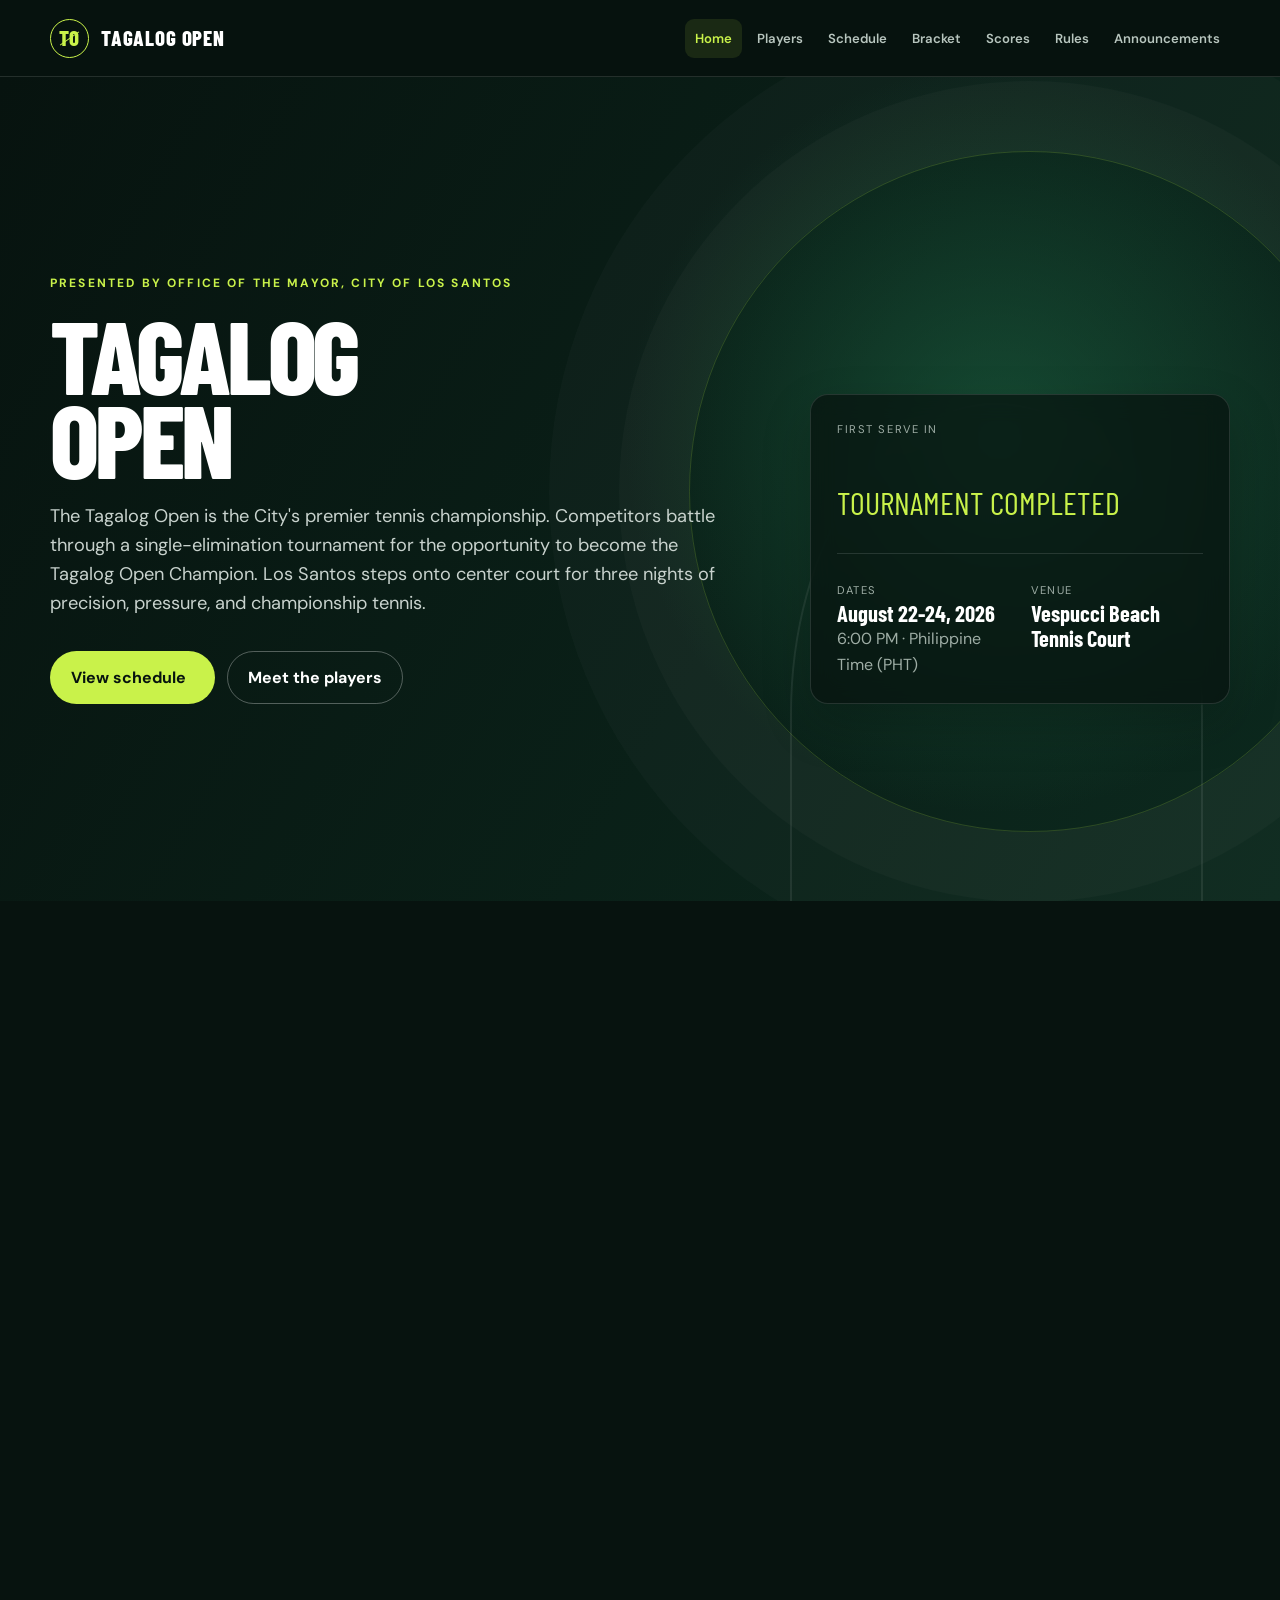
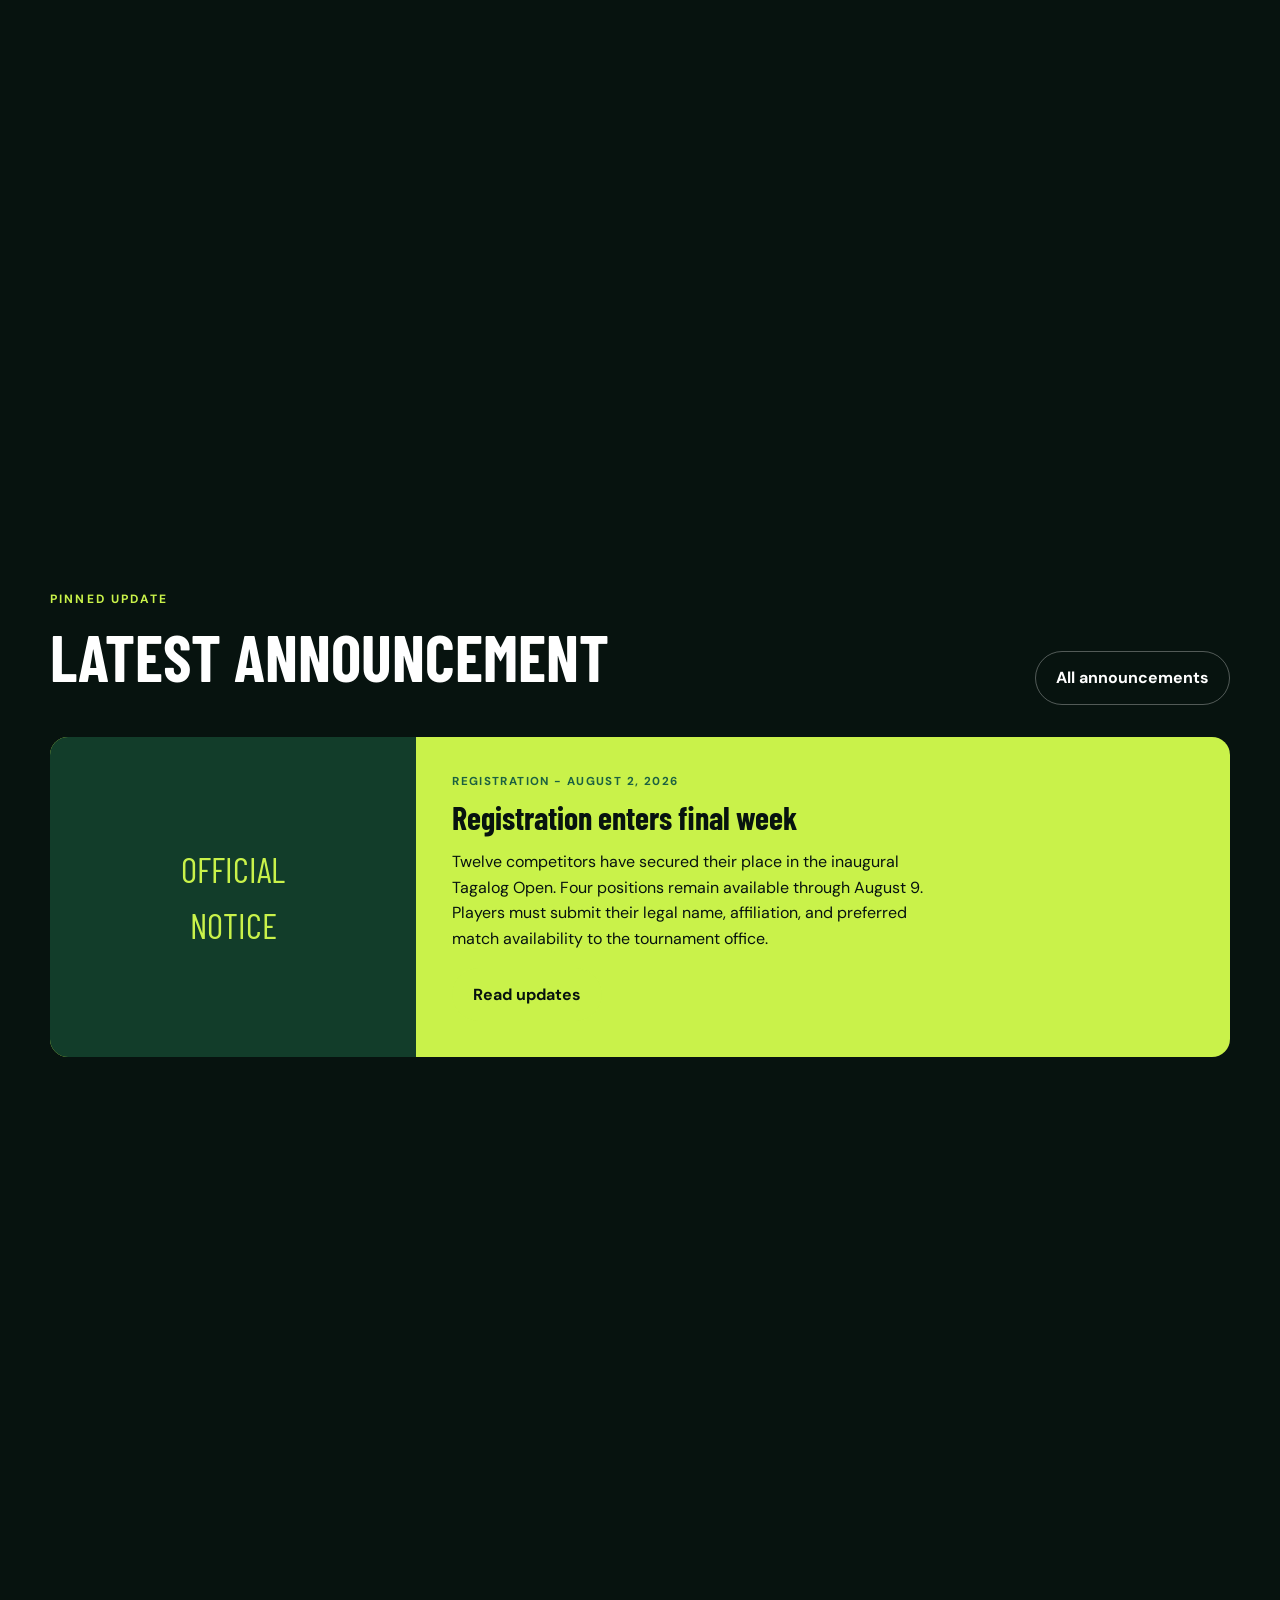
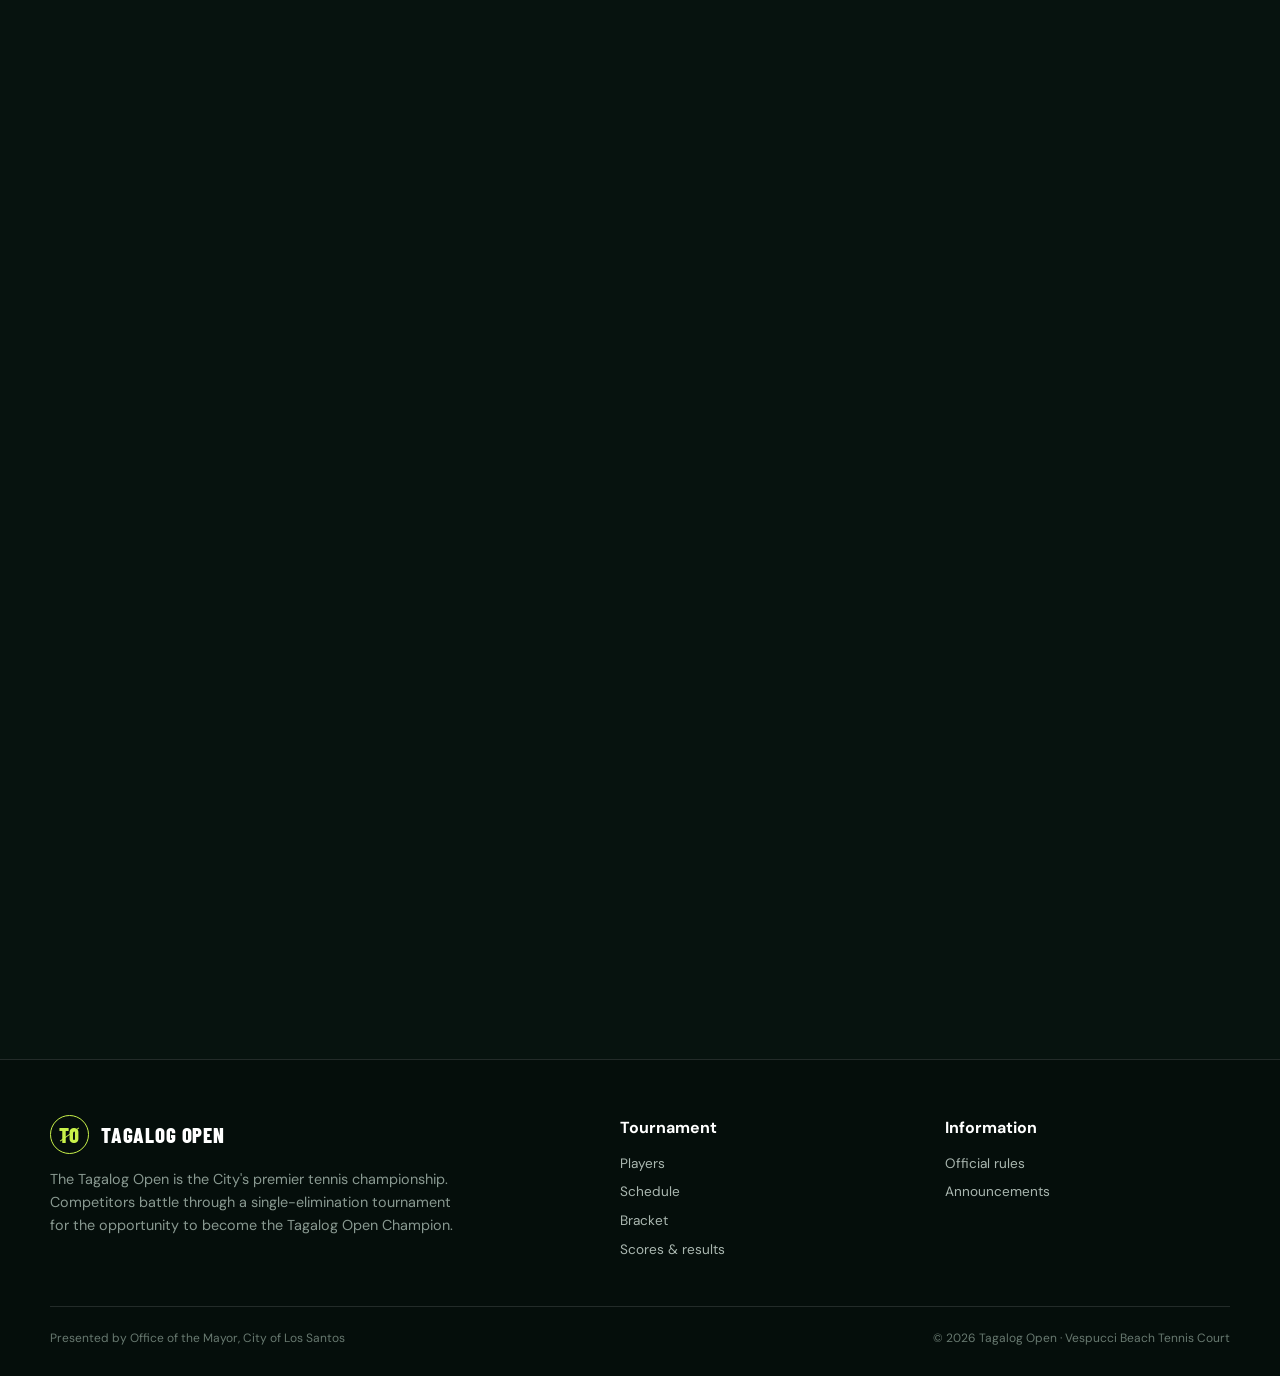
<file: index.html>
<!doctype html>
<html lang="en">
  <head>
    <!-- dvb homepage setup -->
    <meta charset="utf-8">
    <meta name="viewport" content="width=device-width, initial-scale=1">
    <meta
      name="description"
      content="Official website of the Tagalog Open, presented by the Office of the Mayor, City of Los Santos."
    >

    <title>Tagalog Open | City of Los Santos</title>

    <link rel="icon" href="favicon.png?v=2" type="image/png">
    <link rel="icon" href="favicon.svg?v=2" type="image/svg+xml">

    <!-- db shared site styling -->
    <link rel="stylesheet" href="css/styles.css">

    <!-- db shared site logic for header, footer, and page content -->
    <script type="module" src="js/app.js"></script>
  </head>

  <body data-page="home">
    <!-- db javaScript inserts the shared site header here -->
    <div data-site-header></div>

    <!-- db main page content starts here -->

    <!-- db for the home page, app.js to build this whole section dynamically -->
    <main id="main" data-home></main>

    <!-- db javaScript footer here -->
    <div data-site-footer></div>

    <!-- Shared modal used for details and easter eggs -->
    <div id="detail-modal" class="modal" hidden>
      <div class="modal-panel"></div>
    </div>
  </body>
</html>
</file>
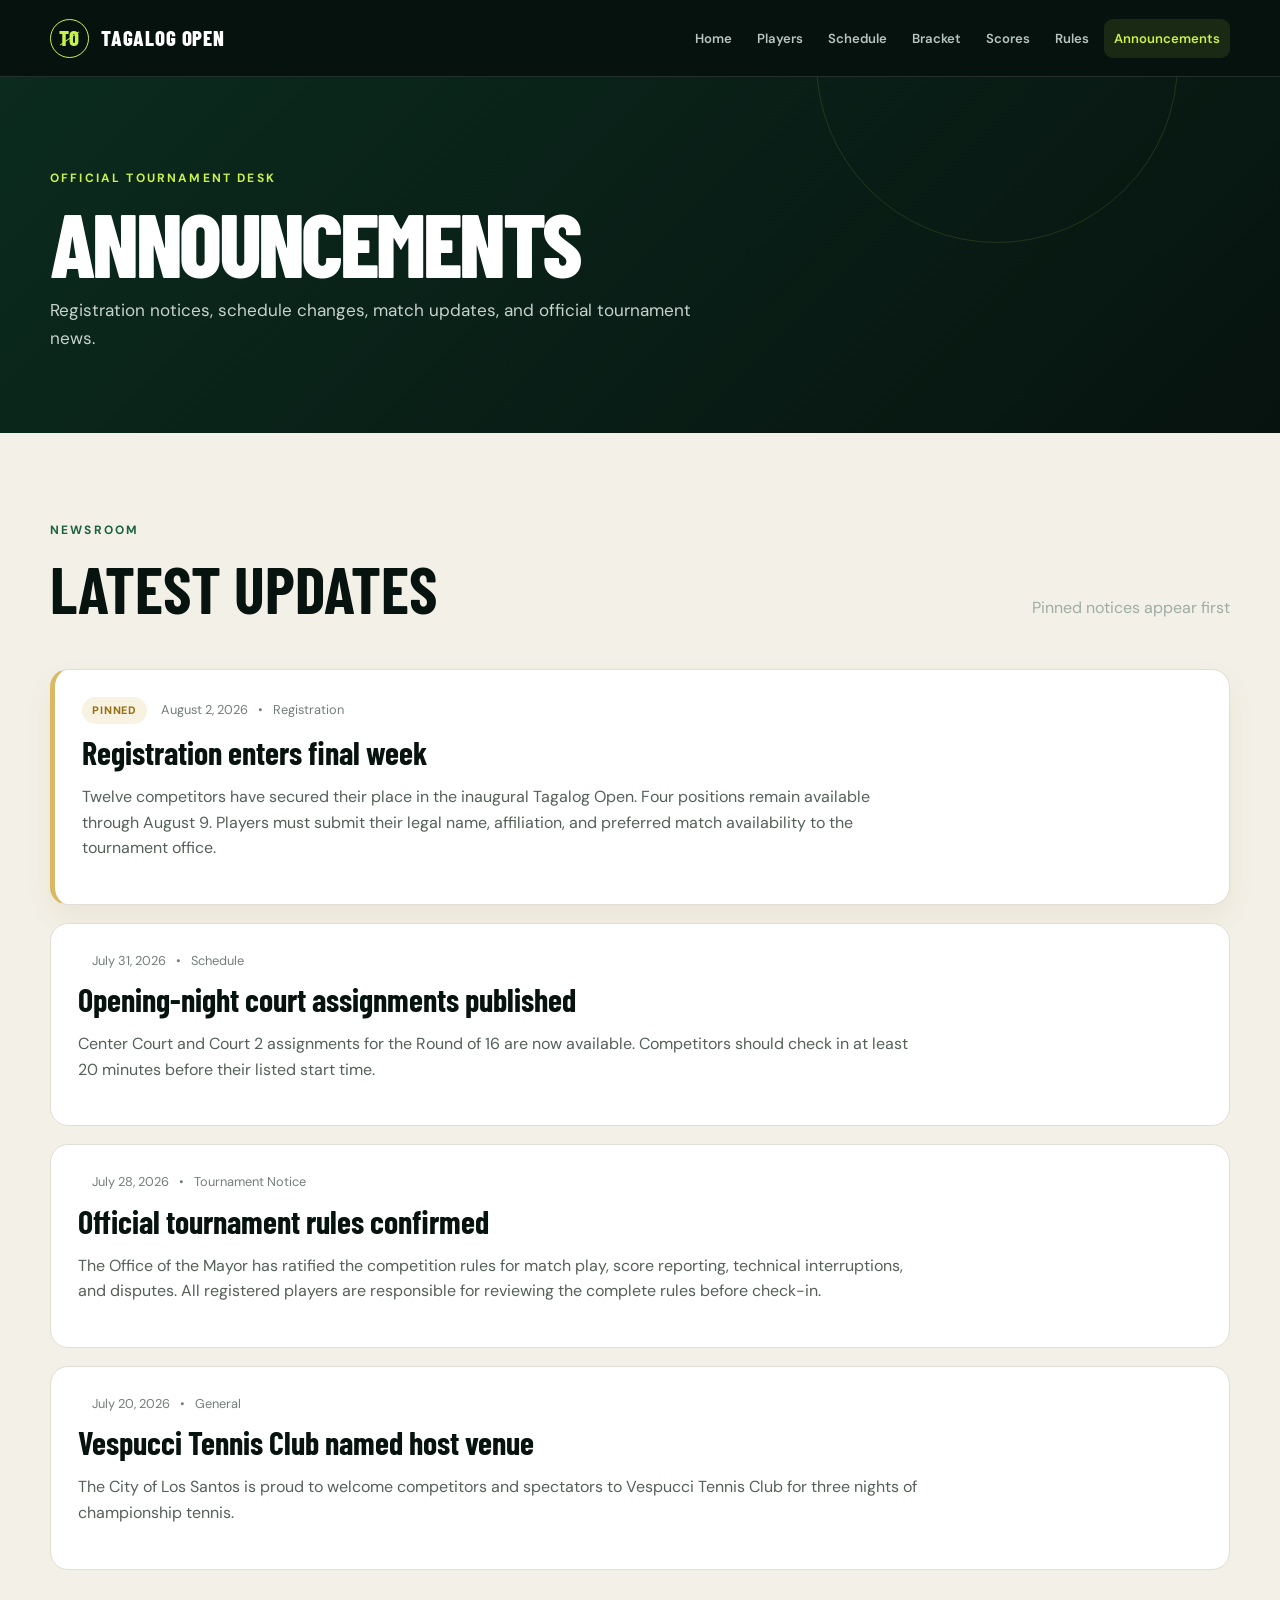
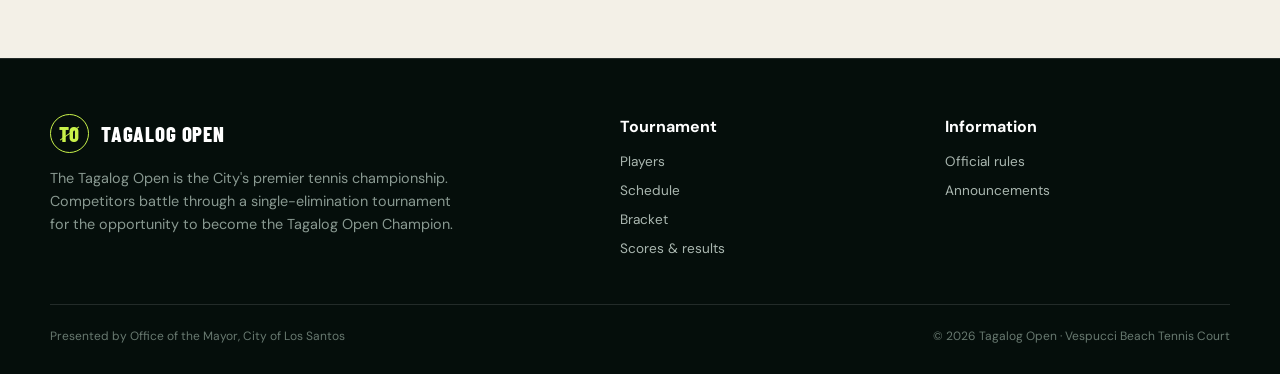
<file: announcements.html>
<!doctype html>
<html lang="en"><head><meta charset="utf-8">
    <meta name="viewport" content="width=device-width,initial-scale=1">
    <meta name="description" content="Official news, notices, and match updates from the Tagalog Open.">
    <title>Announcements | Tagalog Open</title><link rel="icon" href="favicon.png?v=2" type="image/png"><link rel="icon" href="favicon.svg?v=2" type="image/svg+xml"><link rel="stylesheet" href="css/styles.css">
    <script type="module" src="js/app.js">

    </script>
    </head>
    
    <body data-page="announcements">
        <div data-site-header></div>
        <main id="main">
            <section class="page-hero">
                <div class="container">
                    <div class="eyebrow">Official tournament desk</div>
                    <h1 class="display">Announcements</h1>
                    <p class="lead">Registration notices, schedule changes, match updates, and official tournament news.</p>
                </div>
            </section>
            <section class="section section-soft">
                <div class="container">
                    <div class="section-heading">
                        <div>
                            <div class="eyebrow" style="color:var(--green-2)">Newsroom</div>
                            <h2 class="section-title">Latest updates</h2>
                        </div>
                        <p class="muted">Pinned notices appear first</p>
                    </div>
                    <div class="announcement-list" id="announcement-list"></div>
                </div>
            </section>
        </main>
        <div data-site-footer></div>

        <!-- Shared modal used for announcement photos and details -->
        <div id="detail-modal" class="modal" hidden>
            <div class="modal-panel"></div>
        </div>
    </body>
</html>
</file>
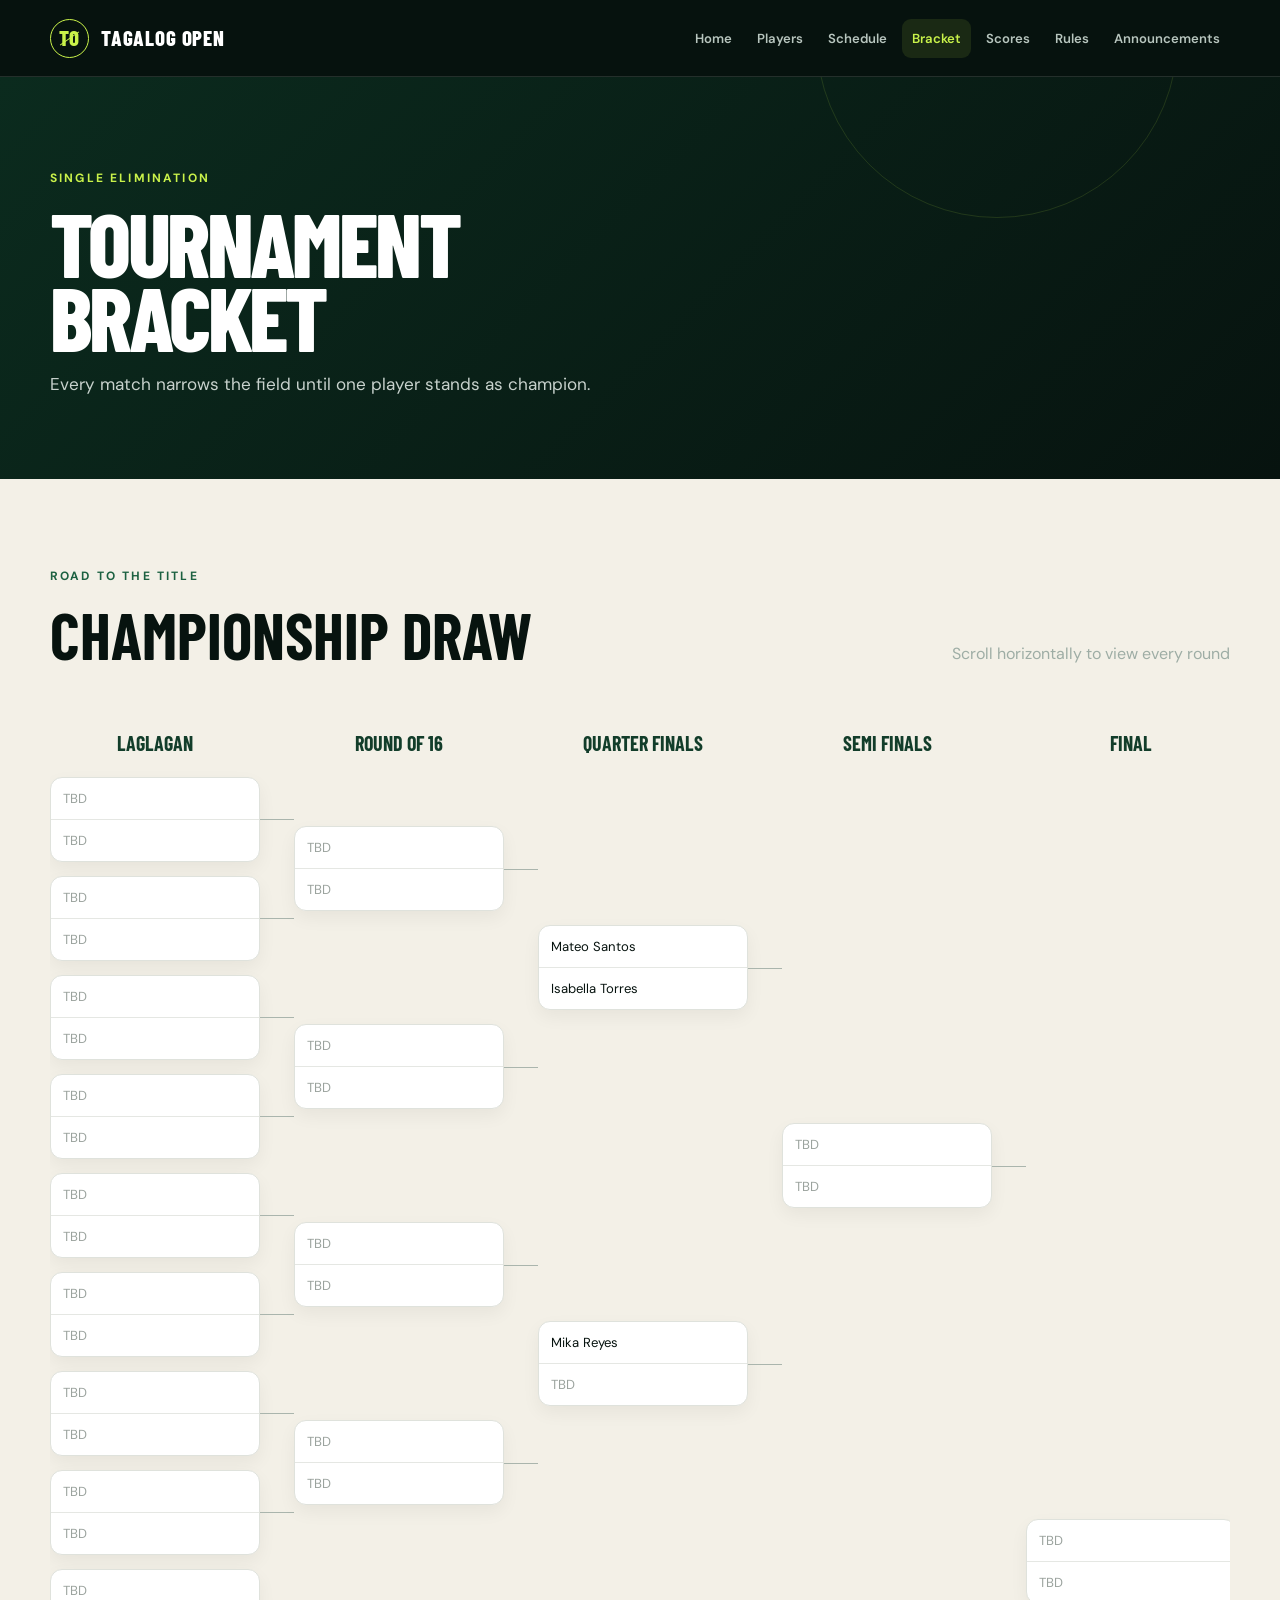
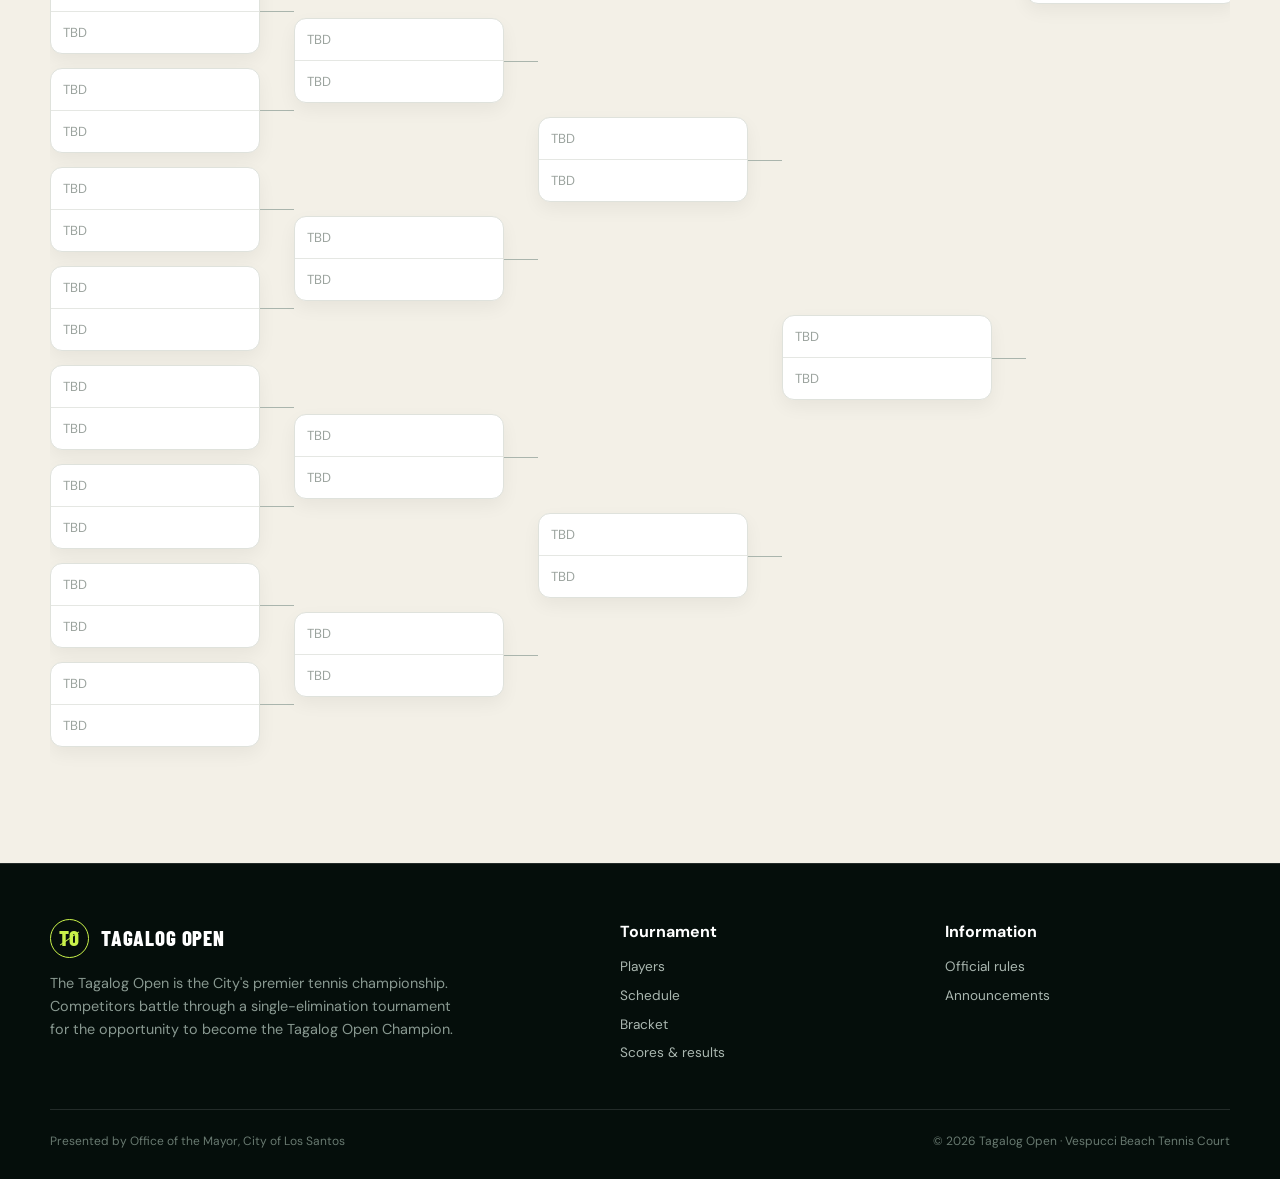
<file: bracket.html>
<!doctype html>
<html lang="en">
  <head>
    <!-- Basic page setup -->
    <meta charset="utf-8">
    <meta name="viewport" content="width=device-width, initial-scale=1">
    <meta
      name="description"
      content="Follow player progression through the Tagalog Open championship bracket."
    >

    <title>Bracket | Tagalog Open</title>

    <link rel="icon" href="favicon.png?v=2" type="image/png">
    <link rel="icon" href="favicon.svg?v=2" type="image/svg+xml">

    <!-- db shared site styling -->
    <link rel="stylesheet" href="css/styles.css">

    <!-- db shared site logic -->
    <script type="module" src="js/app.js"></script>
  </head>
  <body data-page="bracket">

    <!-- db shared header here -->
    <div data-site-header></div>

    <!-- db main page content starts here -->
    <main id="main">

      <!-- db hero / intro section -->
      <section class="page-hero">
        <div class="container">
          <div class="eyebrow">Single elimination</div>
          <h1 class="display">Tournament<br>Bracket</h1>
          <p class="lead">
            Every match narrows the field until one player stands as champion.
          </p>
        </div>
      </section>

      <!-- db bracket display here -->
      <section class="section section-soft">
        <div class="container">
          <div class="section-heading">
            <div>
              <div class="eyebrow" style="color: var(--green-2)">
                Road to the title
              </div>
              <h2 class="section-title">Championship draw</h2>
            </div>
            <p class="muted">Scroll horizontally to view every round</p>
          </div>

          <!-- db javaScript display full bracket here -->
          <div
            class="bracket-shell"
            tabindex="0"
            aria-label="Scrollable tournament bracket"
          >
            <div class="bracket" id="bracket"></div>
          </div>
        </div>
      </section>
    </main>

    <!-- db shared footer here -->
    <div data-site-footer></div>

    <!-- db shared modal shell for easter eggs and details -->
    <div id="detail-modal" class="modal" hidden>
      <div class="modal-panel"></div>
    </div>
  </body>
</html>
</file>
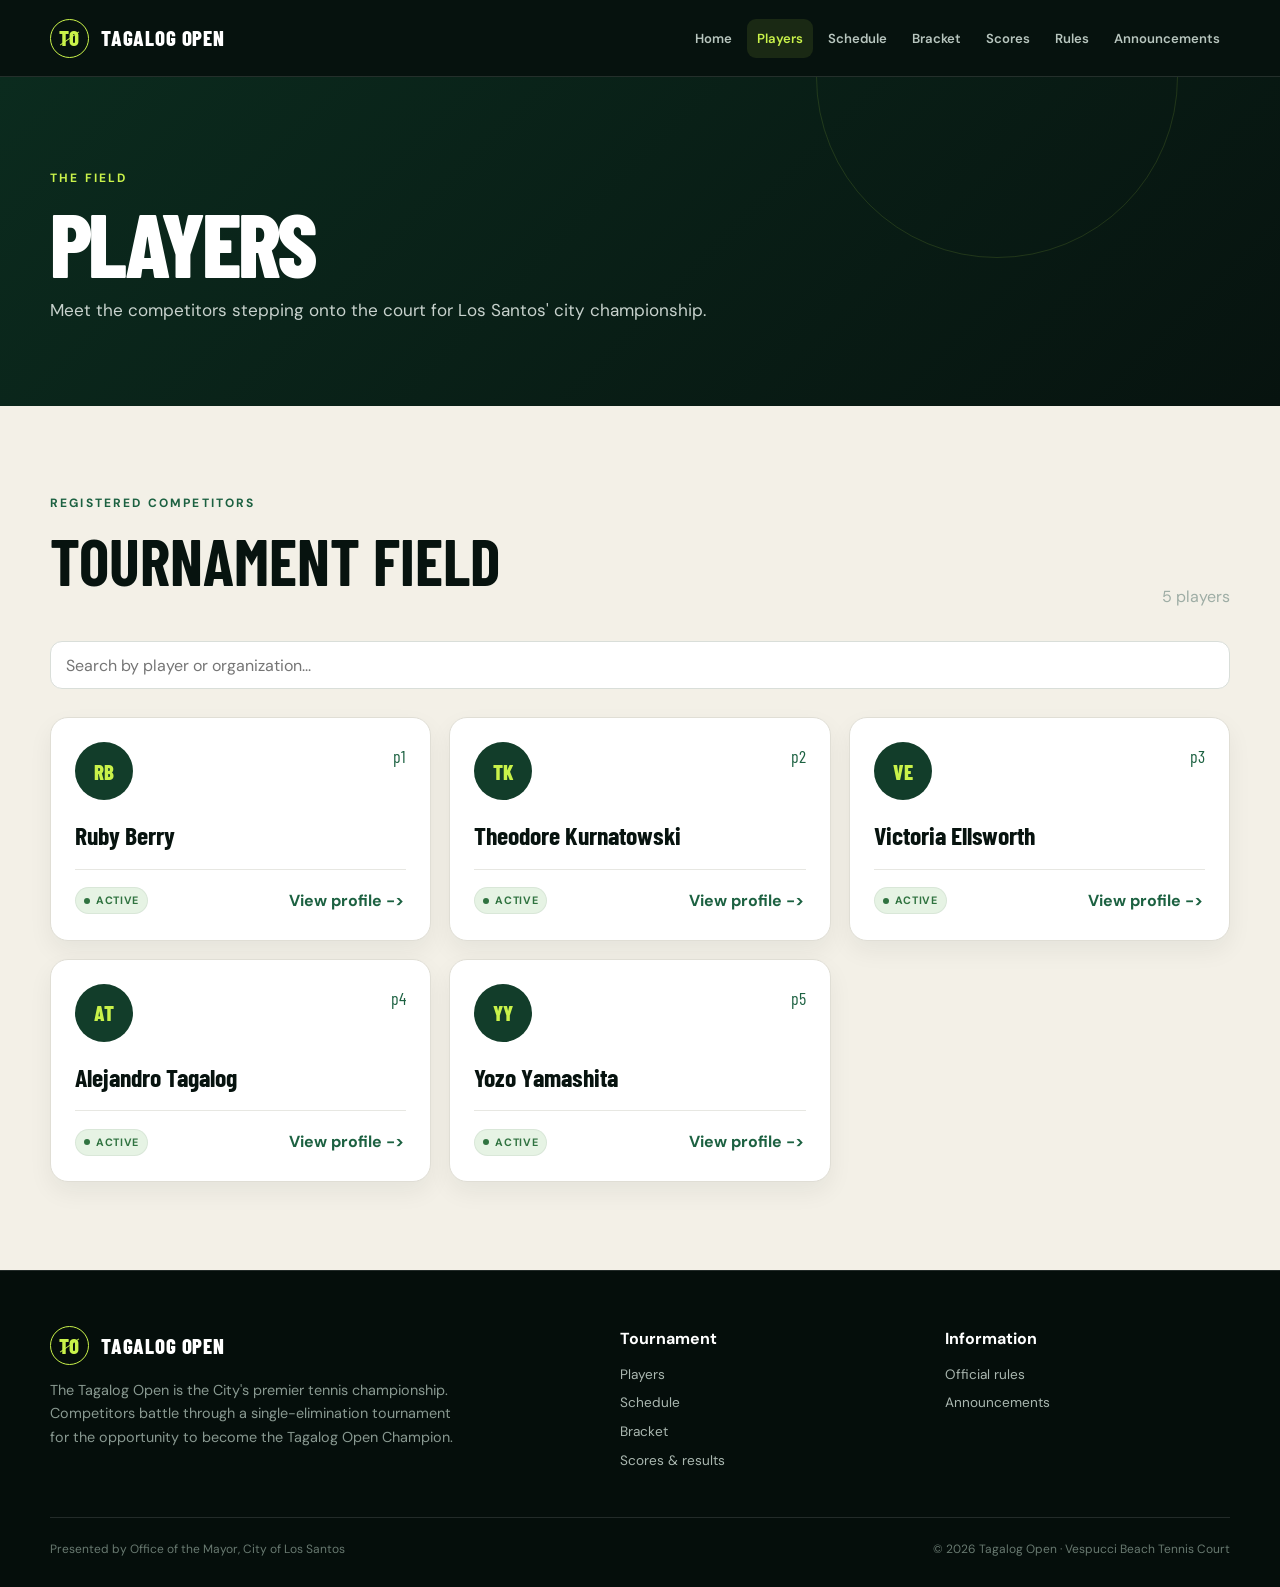
<file: players.html>
<!doctype html>
<html lang="en">
  <head>
    <!-- db players page setup -->
    <meta charset="utf-8">
    <meta name="viewport" content="width=device-width, initial-scale=1">
    <meta
      name="description"
      content="Meet the registered players competing in the Tagalog Open."
    >

    <title>Players | Tagalog Open</title>

    <link rel="icon" href="favicon.png?v=2" type="image/png">
    <link rel="icon" href="favicon.svg?v=2" type="image/svg+xml">

    <!-- db shared site styling -->
    <link rel="stylesheet" href="css/styles.css">

    <!-- db shared site logic -->
    <script type="module" src="js/app.js"></script>
  </head>
  <body data-page="players">

    <!-- db shared header here -->
    <div data-site-header></div>

    <!-- db main page content starts here -->

    <main id="main">

      <!-- db hero / intro section here-->
      <section class="page-hero">
        <div class="container">
          <div class="eyebrow">The field</div>
          <h1 class="display">Players</h1>
          <p class="lead">
            Meet the competitors stepping onto the court for Los Santos' city
            championship.
          </p>
        </div>
      </section>

      <!-- db player directory -->
      <section class="section section-soft">
        <div class="container">
          <div class="section-heading">
            <div>
              <div class="eyebrow" style="color: var(--green-2)">
                Registered competitors
              </div>
              <h2 class="section-title">Tournament field</h2>
            </div>

            <!-- db javaScript updates this count -->
            <span id="player-count" class="muted"></span>
          </div>

          <!-- db search tools -->
          <div class="toolbar">
            <label class="field">
              <span class="eyebrow" style="position: absolute; left: -9999px">
                Search players
              </span>
              <input
                id="player-search"
                type="search"
                placeholder="Search by player or organization..."
                autocomplete="off"
              >
            </label>
          </div>

          <!-- db javaScript display player cards here -->
          <div class="players-grid" id="players-grid"></div>
        </div>
      </section>
    </main>

    <!-- db shared footer here -->
    <div data-site-footer></div>

    <!-- db reusable modal for player details -->
    <div
      class="modal"
      id="detail-modal"
      role="dialog"
      aria-modal="true"
      aria-label="Player details"
      hidden
    >
      <div class="modal-panel"></div>
    </div>
  </body>
</html>
</file>
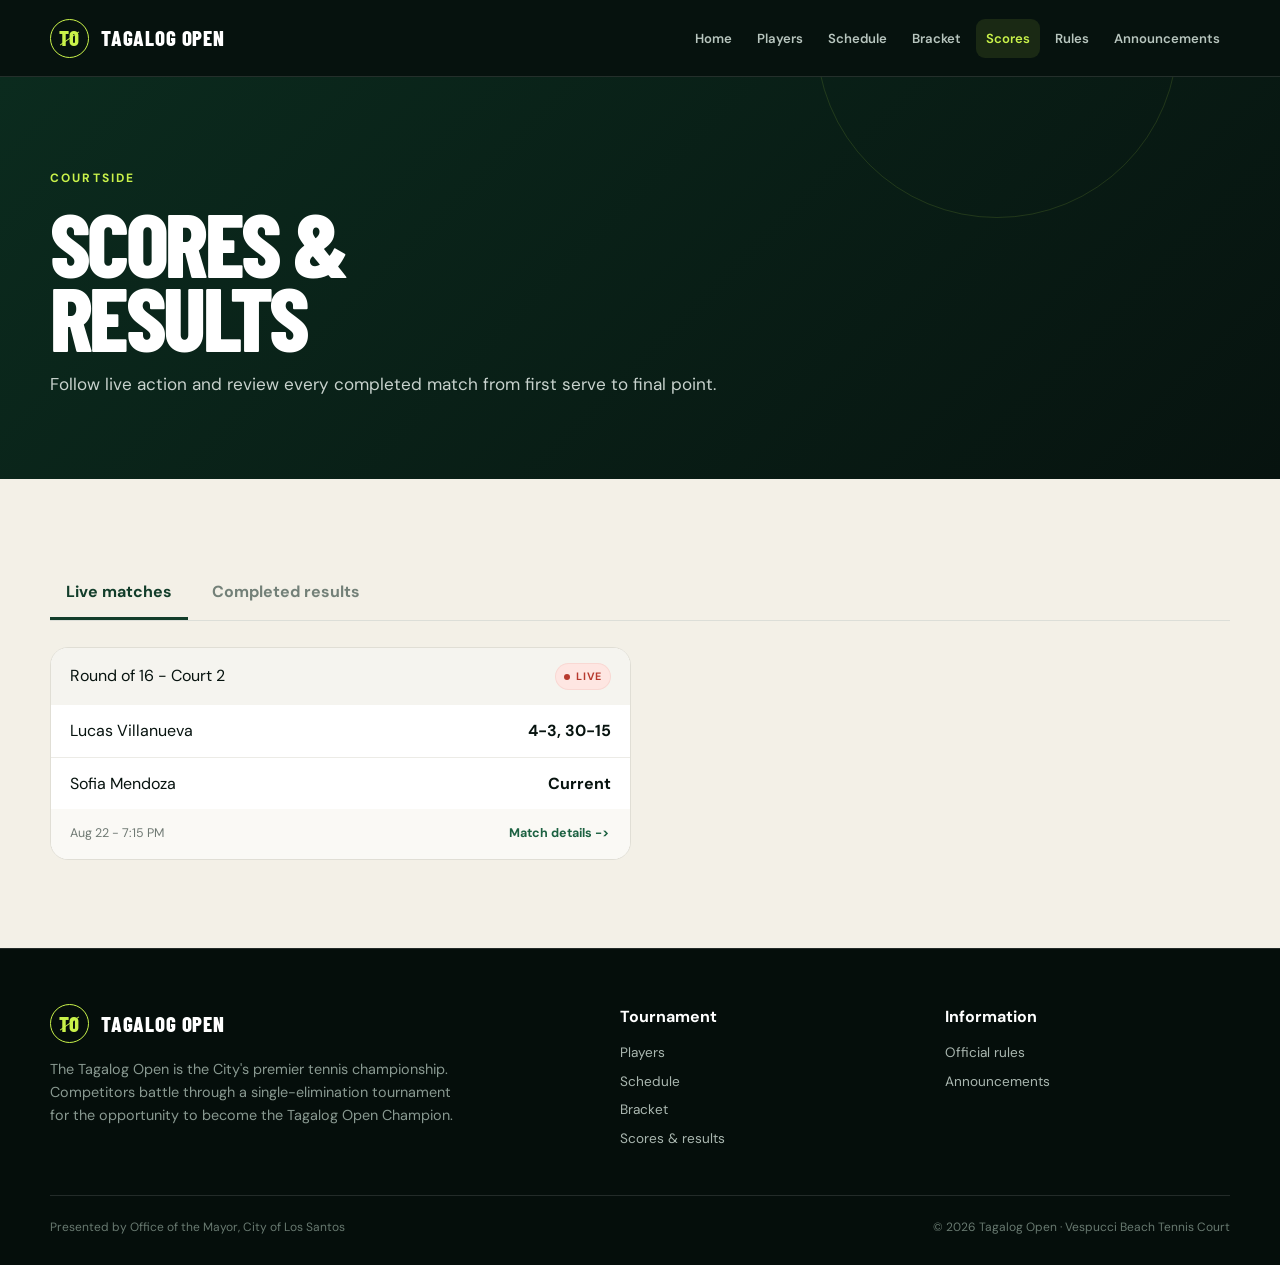
<file: results.html>
<!doctype html>
<html lang="en">
  <head>
    <!-- db results page setup -->
    <meta charset="utf-8">
    <meta name="viewport" content="width=device-width, initial-scale=1">
    <meta
      name="description"
      content="Live scores and completed results from the Tagalog Open."
    >

    <title>Scores & Results | Tagalog Open</title>

    <link rel="icon" href="favicon.png?v=2" type="image/png">
    <link rel="icon" href="favicon.svg?v=2" type="image/svg+xml">

    <!-- db shared site styling -->
    <link rel="stylesheet" href="css/styles.css">

    <!-- db shared site logic -->
    <script type="module" src="js/app.js"></script>
  </head>
  <body data-page="results">

    <!-- db shared header here -->
    <div data-site-header></div>

    <!-- db main page content starts here -->
    <main id="main">

      <!-- db hero / intro section -->
      <section class="page-hero">
        <div class="container">
          <div class="eyebrow">Courtside</div>
          <h1 class="display">Scores &<br>Results</h1>
          <p class="lead">
            Follow live action and review every completed match from first serve
            to final point.
          </p>
        </div>
      </section>

      <!-- db live and completed results -->
      <section class="section section-soft">
        <div class="container">

          <!-- db tab buttons -->
          <div class="tabs" role="tablist">
            <button
              class="tab active"
              type="button"
              role="tab"
              aria-selected="true"
              data-tab="panel-live"
            >
              Live matches
            </button>
            <button
              class="tab"
              type="button"
              role="tab"
              aria-selected="false"
              data-tab="panel-completed"
            >
              Completed results
            </button>
          </div>

          <!-- db javascript fills each panel -->
          <section class="tab-panel" id="panel-live" role="tabpanel">
            <div class="result-grid" id="live-results"></div>
          </section>

          <section
            class="tab-panel"
            id="panel-completed"
            role="tabpanel"
            hidden
          >
            <div class="toolbar" style="margin-bottom: 1rem">
              <label class="field" style="max-width: 420px">
                <span class="eyebrow" style="position: absolute; left: -9999px">
                  Search completed results
                </span>
                <input
                  id="results-search"
                  type="search"
                  placeholder="Search by player, round, court, or winner..."
                >
              </label>
            </div>
            <div class="result-grid" id="completed-results"></div>
          </section>
        </div>
      </section>
    </main>

    <!-- db shared footer gets injected here -->
    <div data-site-footer></div>

    <!-- db reusable modal for match details -->
    <div
      class="modal"
      id="detail-modal"
      role="dialog"
      aria-modal="true"
      aria-label="Match details"
      hidden
    >
      <div class="modal-panel"></div>
    </div>
  </body>
</html>
</file>
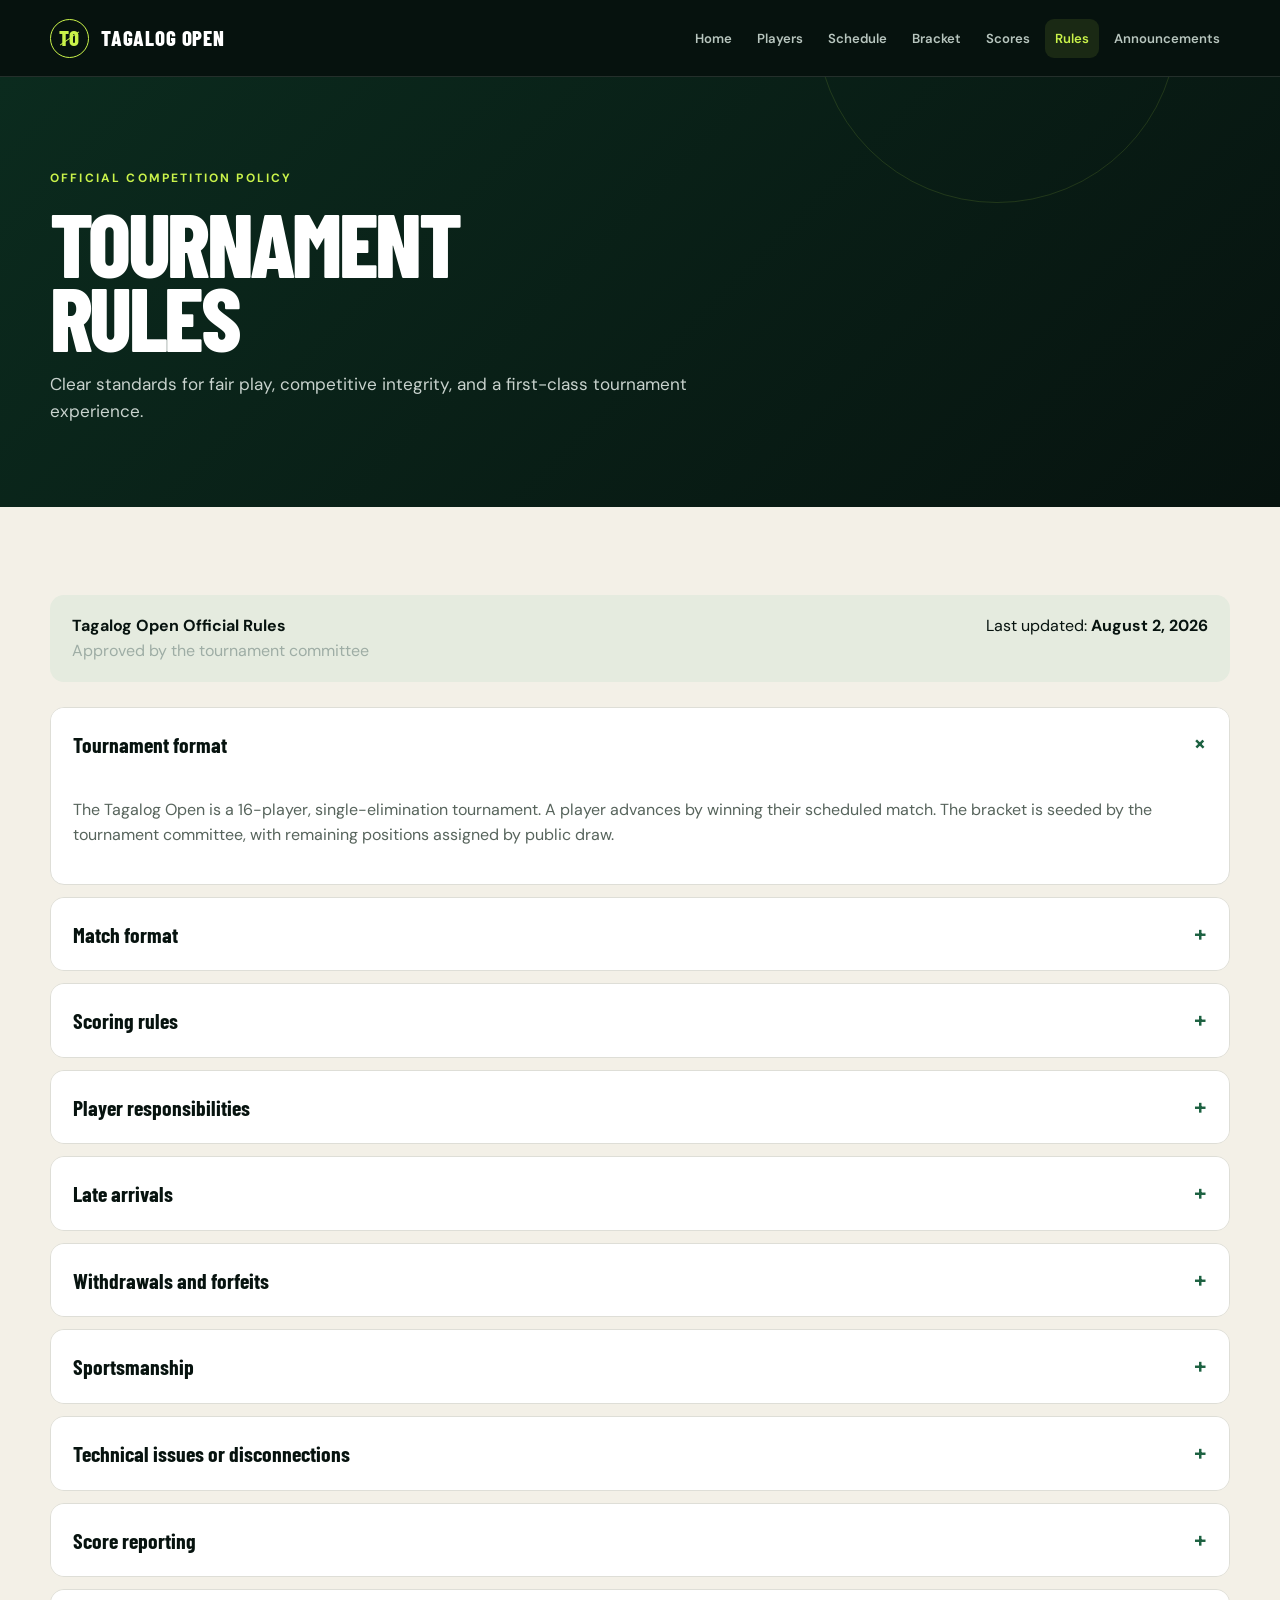
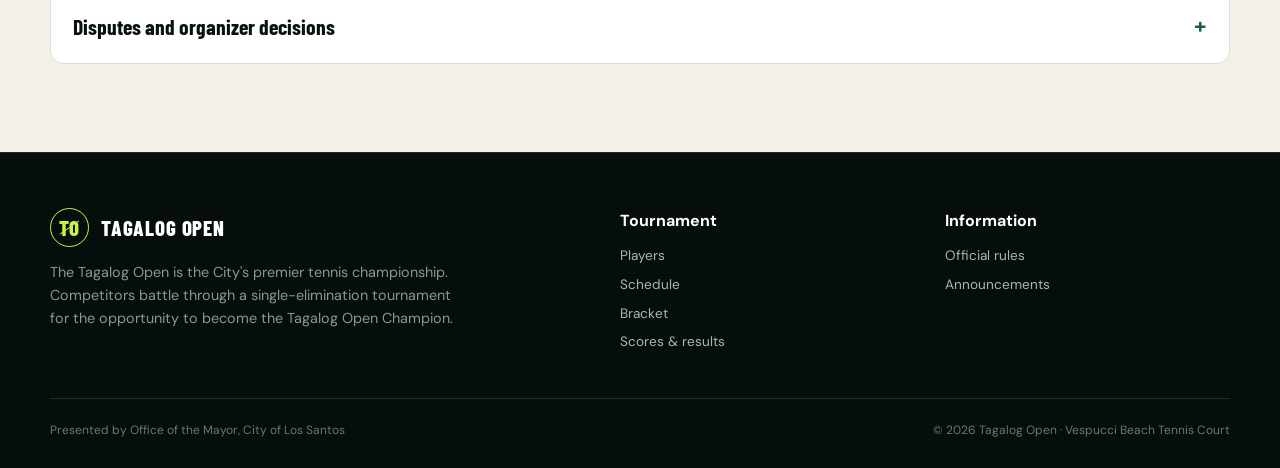
<file: rules.html>
<!doctype html>
<html lang="en">
  <head>
    <!-- db rules page setup -->
    <meta charset="utf-8">
    <meta name="viewport" content="width=device-width, initial-scale=1">
    <meta
      name="description"
      content="Official rules and competition policies for the Tagalog Open."
    >

    <title>Rules | Tagalog Open</title>

    <link rel="icon" href="favicon.png?v=2" type="image/png">
    <link rel="icon" href="favicon.svg?v=2" type="image/svg+xml">

    <!-- db shared site styling -->
    <link rel="stylesheet" href="css/styles.css">

    <!-- db shared site logic -->
    <script type="module" src="js/app.js"></script>
  </head>
  <body data-page="rules">

    <!-- db shared header here -->
    <div data-site-header></div>

    <!-- db main page content starts here -->
    <main id="main">

      <!-- db hero / intro section -->
      <section class="page-hero">
        <div class="container">
          <div class="eyebrow">Official competition policy</div>
          <h1 class="display">Tournament<br>Rules</h1>
          <p class="lead">
            Clear standards for fair play, competitive integrity, and a
            first-class tournament experience.
          </p>
        </div>
      </section>

      <!-- db rules section -->
      <section class="section section-soft">
        <div class="container">

          <!-- db static summary row -->
          <div class="rules-meta">
            <span>
              <strong>Tagalog Open Official Rules</strong><br>
              <span class="muted">Approved by the tournament committee</span>
            </span>
            <span>
              Last updated: <strong id="rules-updated"></strong>
            </span>
          </div>

          <!-- db javascript builds expandable section here -->
          <div class="rules-list" id="rules-list"></div>
        </div>
      </section>
    </main>

    <!-- db shared footer here -->
    <div data-site-footer></div>

    <!-- db shared modal shell for easter eggs and details -->
    <div id="detail-modal" class="modal" hidden>
      <div class="modal-panel"></div>
    </div>
  </body>
</html>
</file>
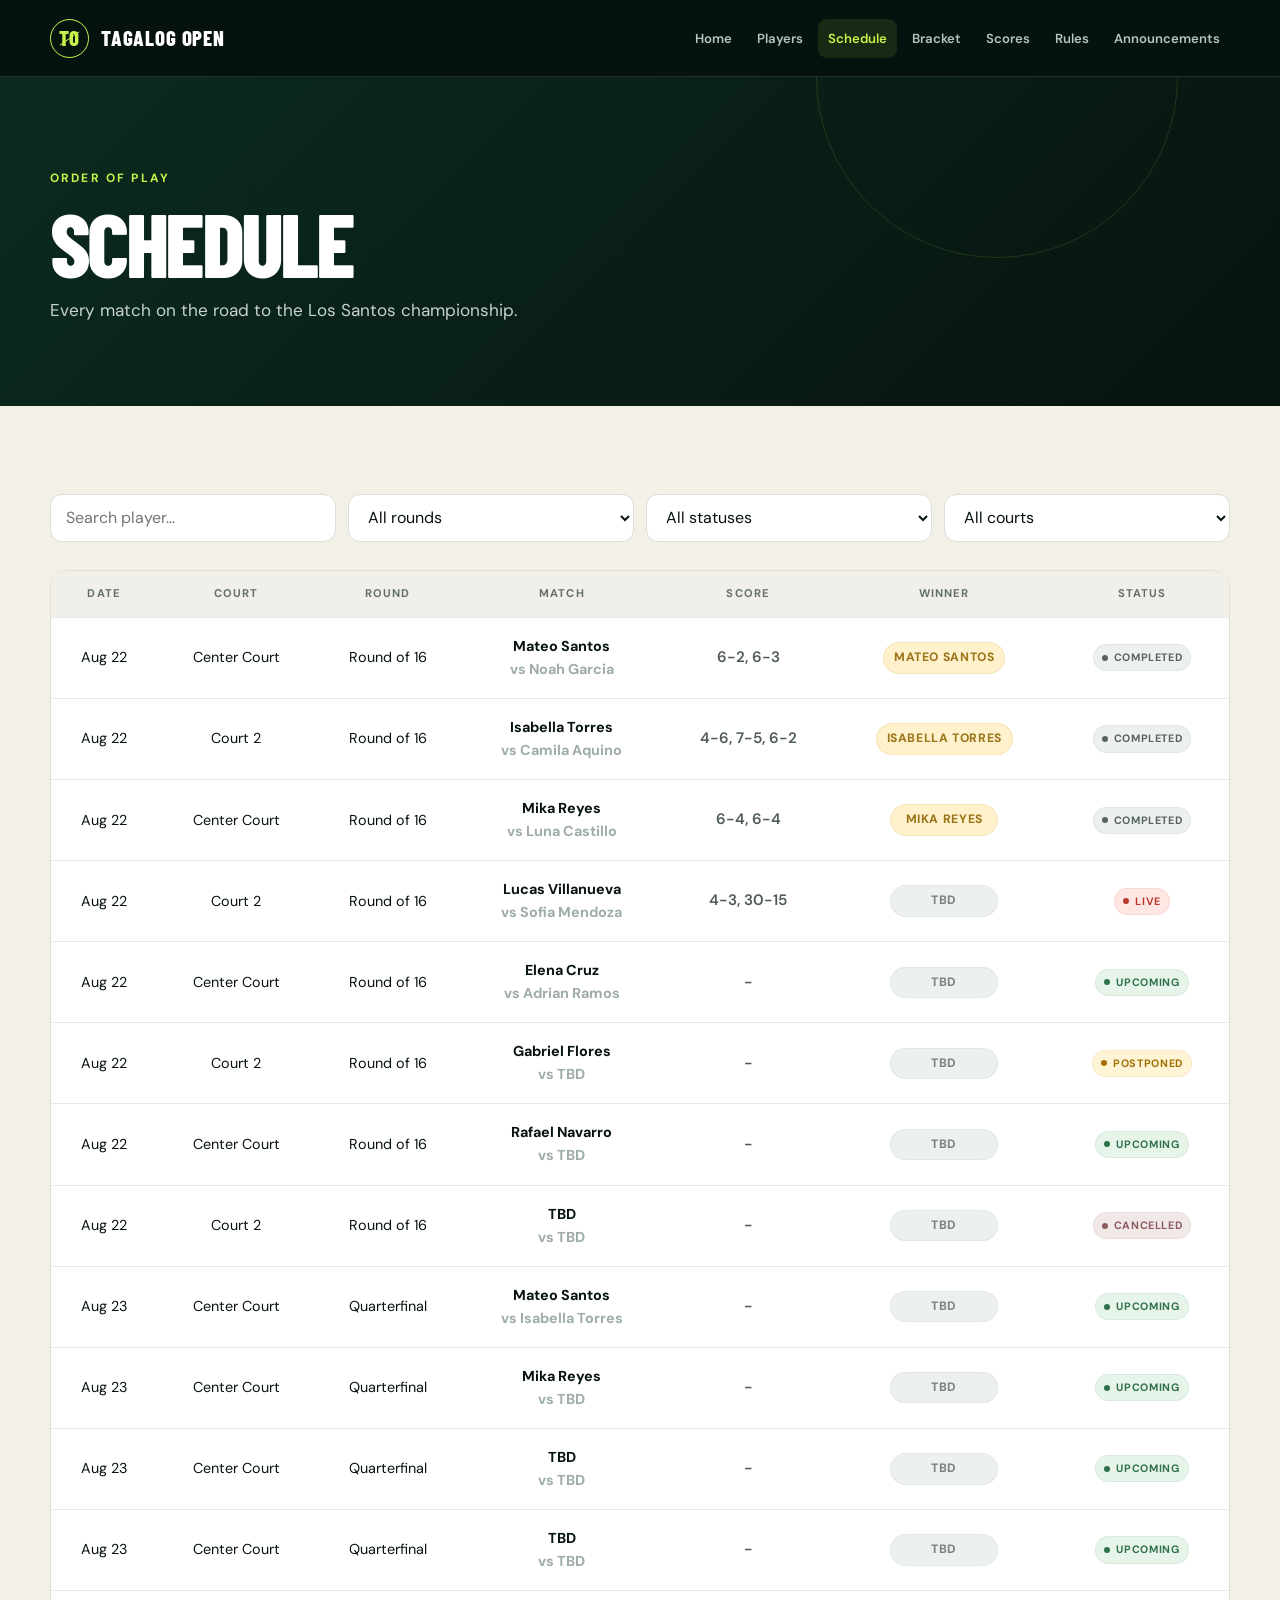
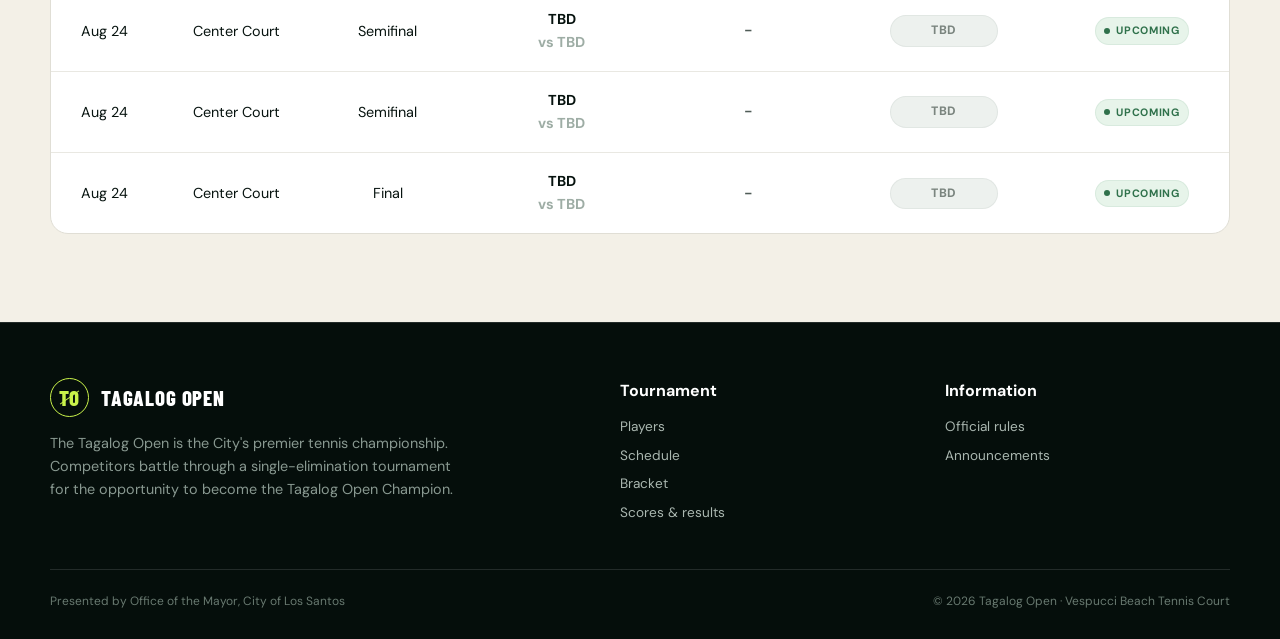
<file: schedule.html>
<!doctype html>
<html lang="en">
  <head>
    <!-- db schedule page setup -->
    <meta charset="utf-8">
    <meta name="viewport" content="width=device-width, initial-scale=1">
    <meta
      name="description"
      content="Full Tagalog Open match schedule and court assignments."
    >

    <title>Schedule | Tagalog Open</title>

    <link rel="icon" href="favicon.png?v=2" type="image/png">
    <link rel="icon" href="favicon.svg?v=2" type="image/svg+xml">

    <!-- db shared site styling -->
    <link rel="stylesheet" href="css/styles.css">

    <!-- db shared site logic -->
    <script type="module" src="js/app.js"></script>
  </head>
  <body data-page="schedule">

    <!-- db shared header here -->
    <div data-site-header></div>

    <!-- db main page content starts here -->
    <main id="main">

      <!-- db hero / intro section -->
      <section class="page-hero">
        <div class="container">
          <div class="eyebrow">Order of play</div>
          <h1 class="display">Schedule</h1>
          <p class="lead">
            Every match on the road to the Los Santos championship.
          </p>
        </div>
      </section>

      <!-- db schedule tools and results -->
      <section class="section section-soft">
        <div class="container">

          <!-- db filter controls -->
          <div class="toolbar">
            <label class="field">
              <span class="eyebrow" style="position: absolute; left: -9999px">
                Search player
              </span>
              <input id="filter-search" type="search" placeholder="Search player...">
            </label>

            <label class="field">
              <span class="eyebrow" style="position: absolute; left: -9999px">
                Round
              </span>
              <select id="filter-round"></select>
            </label>

            <label class="field">
              <span class="eyebrow" style="position: absolute; left: -9999px">
                Status
              </span>
              <select id="filter-status"></select>
            </label>

            <label class="field">
              <span class="eyebrow" style="position: absolute; left: -9999px">
                Court
              </span>
              <select id="filter-court"></select>
            </label>
          </div>

          <!-- db desktop / tablet table -->
          <div class="table-wrap">
            <table class="data-table">
              <thead>
                <tr>
                  <th>Date</th>
                  <th>Court</th>
                  <th>Round</th>
                  <th>Match</th>
                  <th>Score</th>
                  <th>Winner</th>
                  <th>Status</th>
                </tr>
              </thead>
              <tbody id="schedule-body"></tbody>
            </table>
          </div>

          <!-- db mobile-friendly cards below -->
          <div class="mobile-match-list" id="schedule-mobile"></div>

          <!-- db empty state shown when filters return no matches -->
          <div class="empty-state" id="schedule-empty" hidden>
            <strong>No matches found</strong>
            Try changing your filters or player search.
          </div>
        </div>
      </section>
    </main>

    <!-- db shared footer here -->
    <div data-site-footer></div>

    <!-- db shared modal shell for easter eggs and details -->
    <div id="detail-modal" class="modal" hidden>
      <div class="modal-panel"></div>
    </div>
  </body>
</html>
</file>
<file: css/styles.css>
@import url('https://fonts.googleapis.com/css2?family=Barlow+Condensed:wght@600;700;800&family=DM+Sans:wght@400;500;600;700&display=swap');

/* -------------------------------------------------------------------------- */
/* Global design tokens: colors, spacing, shadows, and sizing                 */
/* -------------------------------------------------------------------------- */
:root{--ink:#07130f;--pine:#0b241a;--green:#123d2a;--green-2:#1c6141;--lime:#c9f24a;--gold:#d9b964;--cream:#f3f0e7;--white:#fff;--muted:#9eada5;--line:rgba(255,255,255,.12);--danger:#f36f64;--info:#58c8e5;--shadow:0 20px 50px rgba(0,0,0,.2);--radius:18px;--max:1180px}

/* Base page styles used everywhere on the site */
*{box-sizing:border-box}html{scroll-behavior:smooth}body{margin:0;background:var(--ink);color:var(--white);font-family:'DM Sans',sans-serif;line-height:1.6}body.menu-open{overflow:hidden}a{color:inherit;text-decoration:none}button,input,select{font:inherit}button{cursor:pointer}img{max-width:100%}.container{width:min(calc(100% - 40px),var(--max));margin-inline:auto}.eyebrow{color:var(--lime);font-size:.75rem;font-weight:700;letter-spacing:.18em;text-transform:uppercase}.display{font-family:'Barlow Condensed',sans-serif;font-size:clamp(3.4rem,8vw,7.8rem);font-weight:800;letter-spacing:-.04em;line-height:.82;text-transform:uppercase;margin:.2em 0}.section-title{font-family:'Barlow Condensed',sans-serif;font-size:clamp(2.2rem,5vw,4rem);line-height:1;text-transform:uppercase;margin:.25em 0}.lead{max-width:680px;color:#c8d2cd;font-size:1.07rem}.muted{color:var(--muted)}.section{padding:88px 0}.section-soft{background:var(--cream);color:var(--ink)}.section-heading{display:flex;justify-content:space-between;align-items:end;gap:24px;margin-bottom:32px}.skip-link{position:fixed;left:16px;top:-60px;background:var(--lime);color:var(--ink);padding:10px 18px;z-index:1000}.skip-link:focus{top:12px}

/* Shared header and navigation */
.site-header{position:sticky;top:0;z-index:100;background:rgba(7,19,15,.9);backdrop-filter:blur(18px);border-bottom:1px solid var(--line)}.nav-wrap{height:76px;display:flex;align-items:center;justify-content:space-between}.brand{display:flex;align-items:center;gap:12px;font-family:'Barlow Condensed',sans-serif;font-size:1.3rem;font-weight:800;letter-spacing:.04em;text-transform:uppercase}.brand-mark{width:39px;height:39px;border:1px solid var(--lime);border-radius:50%;display:grid;place-items:center;color:var(--lime);position:relative}.brand-mark:after{content:'';position:absolute;width:23px;height:1px;background:var(--lime);transform:rotate(-35deg)}.nav-links{display:flex;align-items:center;gap:5px}.nav-links a{padding:9px 10px;color:#b7c5be;font-size:.82rem;font-weight:600;border-radius:9px;white-space:nowrap}.nav-links a:hover,.nav-links a.active{background:rgba(201,242,74,.1);color:var(--lime)}.menu-toggle{display:none;background:none;border:0;color:#fff;width:44px;height:44px}.menu-toggle span{display:block;width:24px;height:2px;background:currentColor;margin:5px auto;transition:.25s}

/* Home page hero, stat cards, and featured sections */
.hero{min-height:calc(100svh - 76px);display:flex;align-items:center;position:relative;overflow:hidden;padding:70px 0;background:radial-gradient(circle at 78% 44%,rgba(28,97,65,.65),transparent 34%),linear-gradient(120deg,#07130f,#0c291e)}.hero:before{content:'';position:absolute;right:-7%;top:9%;width:53vw;aspect-ratio:1;border:1px solid rgba(201,242,74,.18);border-radius:50%;box-shadow:0 0 0 70px rgba(255,255,255,.025),0 0 0 140px rgba(255,255,255,.018)}.hero:after{content:'';position:absolute;right:6%;bottom:-15%;width:32vw;height:75%;border:2px solid rgba(255,255,255,.08);border-radius:50% 50% 0 0}.hero-grid{position:relative;z-index:1;display:grid;grid-template-columns:1.25fr .75fr;align-items:end;gap:60px}.hero-copy .lead{font-size:1.14rem}.hero-actions{display:flex;gap:12px;margin-top:32px;flex-wrap:wrap}.button{display:inline-flex;align-items:center;justify-content:center;gap:8px;padding:13px 20px;border:1px solid transparent;border-radius:999px;font-weight:700;transition:.2s}.button-primary{background:var(--lime);color:var(--ink)}.button-primary:hover{background:#dcff70;transform:translateY(-2px)}.button-secondary{border-color:rgba(255,255,255,.3);color:#fff}.button-secondary:hover{border-color:var(--lime);color:var(--lime)}.hero-card{background:rgba(7,19,15,.74);border:1px solid var(--line);border-radius:var(--radius);padding:26px;box-shadow:var(--shadow);backdrop-filter:blur(12px)}.hero-card-label{font-size:.7rem;text-transform:uppercase;letter-spacing:.14em;color:var(--muted)}.hero-meta{display:grid;grid-template-columns:1fr 1fr;gap:22px;margin-top:25px;padding-top:22px;border-top:1px solid var(--line)}.hero-meta strong{display:block;font-family:'Barlow Condensed';font-size:1.4rem;line-height:1.1}.countdown{display:grid;grid-template-columns:repeat(4,1fr);gap:8px;margin-top:18px}.count-unit{background:rgba(255,255,255,.05);border-radius:12px;padding:12px 7px;text-align:center}.count-unit strong{font-family:'Barlow Condensed';display:block;font-size:2rem;color:var(--lime);line-height:1}.count-unit span{font-size:.62rem;color:var(--muted);text-transform:uppercase;letter-spacing:.08em}.count-message{color:var(--lime);font-family:'Barlow Condensed';font-size:2rem;text-transform:uppercase;margin:20px 0 0}

.reveal-section{opacity:0;transform:perspective(1100px) translateY(24px) rotateX(6deg);transform-origin:top center;transition:opacity .75s ease,transform .75s cubic-bezier(.2,.8,.2,1);will-change:opacity,transform}.reveal-section.is-visible{opacity:1;transform:perspective(1100px) translateY(0) rotateX(0)}

.stats-grid{display:grid;grid-template-columns:repeat(3,1fr);border:1px solid var(--line);border-radius:var(--radius);overflow:hidden}.stat{padding:27px;border-right:1px solid var(--line)}.stat:last-child{border:0}.stat strong{display:block;font-family:'Barlow Condensed';font-size:2.7rem;line-height:1;color:var(--lime)}.stat span{font-size:.8rem;color:var(--muted);text-transform:uppercase;letter-spacing:.08em}.cards-3{display:grid;grid-template-columns:repeat(3,1fr);gap:18px}.card{background:#10241c;border:1px solid var(--line);border-radius:var(--radius);padding:24px;transition:.25s}.card:hover{transform:translateY(-3px);border-color:rgba(201,242,74,.35)}.section-soft .card{background:#fff;border-color:#e0ded5;box-shadow:0 10px 24px rgba(20,35,28,.06)}.card-kicker{font-size:.72rem;color:var(--green-2);text-transform:uppercase;letter-spacing:.12em;font-weight:700}.card h3{font-family:'Barlow Condensed';font-size:1.6rem;line-height:1.05;margin:10px 0}.announcement-feature{display:grid;grid-template-columns:.45fr 1fr;background:var(--lime);color:var(--ink);border-radius:var(--radius);overflow:hidden}.announcement-feature .feature-label{display:flex;align-items:center;justify-content:center;min-height:230px;background:var(--green);color:var(--lime);font-family:'Barlow Condensed';font-size:2.2rem;text-transform:uppercase;text-align:center;padding:25px}.feature-body{padding:36px}.feature-body h3{font-family:'Barlow Condensed';font-size:2rem;line-height:1;margin:10px 0}.match-feature{display:grid;grid-template-columns:1fr auto 1fr;align-items:center;text-align:center;gap:28px}.competitor{font-family:'Barlow Condensed';font-size:2.1rem;font-weight:700;text-transform:uppercase;line-height:1}.versus{color:var(--lime);font-family:'Barlow Condensed';font-size:1.5rem}.quick-card{min-height:180px;display:flex;flex-direction:column;justify-content:space-between}.quick-card .arrow{font-size:1.5rem;color:var(--lime)}.featured-match-stack{display:grid;gap:16px}.featured-match-spotlight{padding:28px}.featured-match-spotlight .card-kicker{margin-bottom:12px}.featured-match-spotlight .match-feature{gap:18px}.featured-match-spotlight .competitor{font-size:clamp(1.7rem,3vw,2.4rem)}.featured-match-queue{display:grid;gap:10px}.queue-label{font-size:.72rem;letter-spacing:.14em;text-transform:uppercase;color:var(--green-2);font-weight:800}.mini-match{background:#fff;border:1px solid #e0ded5;border-radius:14px;padding:14px 16px;box-shadow:0 8px 18px rgba(20,35,28,.05)}.mini-match-head,.mini-match-meta{display:flex;justify-content:space-between;gap:12px;align-items:center}.mini-match-head strong{font-family:'Barlow Condensed';font-size:1.15rem;text-transform:uppercase;line-height:1}.mini-match-head span,.mini-match-meta{color:#72807a;font-size:.78rem}.mini-match-vs{margin:8px 0 6px;font-family:'Barlow Condensed';font-size:1rem;color:var(--green-2);text-transform:uppercase;letter-spacing:.08em}

/* Prize section - softer, warmer styling */
.prize-section{background:linear-gradient(180deg,#faf5e8 0%,#f3ead4 100%);color:#2f2514}.prize-section .section-title{color:#2b2112}.prize-section .muted{color:#6f5b37}.prize-section .eyebrow{color:#9c6d1b}.prize-grid{gap:16px}.prize-card{background:linear-gradient(180deg,#fffdf8 0%,#f7efd9 100%);border-color:#e5c98d;box-shadow:0 14px 30px rgba(117,83,13,.09)}.prize-card:hover{transform:translateY(-3px);border-color:#d6ab53}.prize-icon{border-color:#d6ab53;background:rgba(214,171,83,.12);color:#9a6b13;box-shadow:inset 0 0 0 1px rgba(255,255,255,.35)}
.featured-matches-section{background:linear-gradient(180deg,#edf6ef 0%,#e4eee6 100%);color:#112018;border-top:1px solid rgba(28,97,65,.08);border-bottom:1px solid rgba(28,97,65,.08)}.featured-matches-section .section-title{color:#103124}.featured-matches-section .eyebrow{color:#2b6a49}.featured-matches-section .muted{color:#60726a}.featured-matches-section .card,.featured-matches-section .mini-match{background:#fbfdfb;border-color:#d9e4da}.featured-matches-section .featured-match-spotlight{background:linear-gradient(180deg,#ffffff 0%,#f8fcf8 100%);box-shadow:0 14px 30px rgba(17,32,24,.07)}.featured-matches-section .queue-label{color:#2b6a49}.honors-section{background:linear-gradient(180deg,#fbf4e6 0%,#f3e6ca 100%);color:#271f10;border-top:1px solid rgba(217,185,100,.2)}.honors-section .section-title{color:#2a2213}.honors-section .muted{color:#6d5d42}.honors-section .eyebrow{color:#8f6f1f}.honors-section .outcome-card.is-final{background:linear-gradient(180deg,#fffdf3 0%,#fff6d9 100%);border-color:#d6bc74}.honors-section .outcome-card.is-pending{background:#fffaf0;border-color:#e5d9bd}.explore-section{background:linear-gradient(180deg,#07130f 0%,#0a1a14 100%);color:#fff;border-top:1px solid rgba(201,242,74,.06)}.explore-section .section-title{color:#fff}.explore-section .eyebrow{color:var(--lime)}.explore-section .muted{color:#a4b0aa}.explore-section .card{background:#10241c;border-color:rgba(255,255,255,.09);box-shadow:0 10px 24px rgba(0,0,0,.1)}.explore-section .card:hover{border-color:rgba(201,242,74,.35)}.explore-section .quick-card .arrow{color:var(--lime)}

/* Shared layouts for inside pages like Players, Schedule, and Rules */
.page-hero{padding:92px 0 64px;background:linear-gradient(135deg,#0b2b1e,#07130f);position:relative;overflow:hidden}.page-hero:after{content:'';position:absolute;width:360px;height:360px;border:1px solid rgba(201,242,74,.13);border-radius:50%;right:8%;top:-55%}.page-hero .display{font-size:clamp(3.5rem,7vw,6.3rem)}.toolbar{display:flex;flex-wrap:wrap;gap:12px;margin-bottom:28px}.field{position:relative;flex:1;min-width:210px}.field input,.field select{width:100%;height:48px;border:1px solid #d9ded9;background:#fff;color:var(--ink);padding:0 15px;border-radius:12px;outline:none}.field input:focus,.field select:focus{border-color:var(--green-2);box-shadow:0 0 0 3px rgba(28,97,65,.12)}.players-grid{display:grid;grid-template-columns:repeat(3,1fr);gap:18px}.player-card{position:relative}.player-top{display:flex;justify-content:space-between;align-items:start}.avatar{width:58px;height:58px;border-radius:50%;background:var(--green);color:var(--lime);display:grid;place-items:center;font-family:'Barlow Condensed';font-size:1.3rem;font-weight:800}.seed{font-family:'Barlow Condensed';font-size:1.1rem;color:var(--green-2)}.player-card h3{margin:22px 0 2px}.card-footer{display:flex;justify-content:space-between;align-items:center;margin-top:20px;padding-top:16px;border-top:1px solid #e7e7e2}.text-button{background:transparent;border:0;padding:2px;color:var(--green-2);font-weight:700}.badge{display:inline-flex;align-items:center;gap:6px;border-radius:999px;padding:5px 9px;font-size:.67rem;font-weight:700;text-transform:uppercase;letter-spacing:.06em;background:#edf2ed;color:#48604f;box-shadow:inset 0 0 0 1px rgba(72,96,79,.08)}.badge:before{content:'';width:6px;height:6px;border-radius:50%;background:currentColor}.badge-live{background:#fee6e2;color:#b83a2e;box-shadow:inset 0 0 0 1px rgba(184,58,46,.08)}.badge-upcoming{background:#e7f4ea;color:#2f714b;box-shadow:inset 0 0 0 1px rgba(47,113,75,.08)}.badge-completed{background:#edf1ee;color:#56635d;box-shadow:inset 0 0 0 1px rgba(86,99,93,.08)}.badge-postponed{background:#fff4d6;color:#a07000;box-shadow:inset 0 0 0 1px rgba(160,112,0,.08)}.badge-cancelled{background:#f1e8e8;color:#8b5a5a;box-shadow:inset 0 0 0 1px rgba(139,90,90,.08)}.badge-confirmed,.badge-active{background:#e6f3e4;color:#307340}.badge-pending,.badge-reserve{background:#e8f1ff;color:#2a5e9b;box-shadow:inset 0 0 0 1px rgba(42,94,155,.10)}

.table-wrap{overflow-x:auto;border:1px solid #e0ded5;border-radius:var(--radius);background:#fff}.data-table{width:100%;border-collapse:collapse;min-width:860px}.data-table th{text-align:center;background:#f0efe9;padding:14px 18px;font-size:.7rem;text-transform:uppercase;letter-spacing:.1em;color:#647169}.data-table td{text-align:center;padding:17px 18px;border-top:1px solid #e9e8e2;font-size:.9rem;vertical-align:middle}.data-table tbody tr:hover{background:#f8f8f4}.name-cell{font-weight:700}.tbd-state{display:inline-flex;align-items:center;justify-content:center;min-width:54px;padding:4px 10px;border-radius:999px;background:#fff4d2;color:#8a6500;font-size:.72rem;font-weight:800;letter-spacing:.08em;text-transform:uppercase;box-shadow:inset 0 0 0 1px rgba(138,101,0,.12)}.mobile-match-list{display:none}.empty-state{text-align:center;padding:64px 20px;border:1px dashed #cbd1cb;border-radius:var(--radius);color:#66736c}.empty-state strong{display:block;font-family:'Barlow Condensed';font-size:1.8rem;color:var(--ink)}

/* Bracket-specific styling */
.bracket-shell{overflow-x:auto;padding:12px 0 28px}.bracket{display:flex;gap:34px;min-width:1620px;align-items:stretch}.bracket-round{width:210px;display:flex;flex-direction:column}.bracket-round h3{font-family:'Barlow Condensed';text-transform:uppercase;font-size:1.25rem;color:var(--green);margin:0 0 18px;text-align:center}.round-matches{display:flex;flex:1;flex-direction:column;justify-content:space-around;gap:14px}.bracket-match{background:#fff;border:1px solid #dfe2dc;border-radius:12px;box-shadow:0 7px 18px rgba(0,0,0,.05);position:relative}.bracket-match:after{content:'';position:absolute;right:-35px;top:50%;width:34px;border-top:1px solid #aab5ad}.bracket-round:last-child .bracket-match:after{display:none}.bracket-player{padding:10px 12px;font-size:.82rem;display:flex;justify-content:space-between;gap:6px}.bracket-player+.bracket-player{border-top:1px solid #e5e7e3}.bracket-player.winner{font-weight:700;color:#9b761a;background:#fff8dd}.bracket-player.tbd{color:#9ba39e}.champion-round{width:250px}.champion-round h3{color:#fff;background:linear-gradient(180deg,#8b6516 0%,#d4a92d 100%);border-radius:999px;padding:12px 14px;box-shadow:0 12px 24px rgba(212,169,45,.18)}.champion-round .bracket-match{border:2px solid var(--gold);background:linear-gradient(180deg,#fffef6 0%,#fff7dd 100%);box-shadow:0 14px 30px rgba(180,144,39,.14)}.champion-winner{min-height:180px}.bracket-champion{min-height:180px;display:flex;flex-direction:column;align-items:center;justify-content:center;text-align:center;padding:24px;width:100%}.champion-badge{font-family:'Barlow Condensed';font-size:1rem;letter-spacing:.12em;text-transform:uppercase;color:#9b761a;background:rgba(217,185,100,.18);padding:8px 14px;border-radius:999px;margin-bottom:14px}.champion-name{font-family:'Barlow Condensed';font-size:2.4rem;line-height:1;color:var(--ink);text-transform:uppercase}.champion-name.tbd{color:#9ba39e}.bracket-champion p{margin:10px 0 0;color:#7a6a42;font-size:.86rem}.empty-bracket-slot{display:grid;place-items:center;min-height:76px;background:#fbfbf8;color:#a0a79f;font-size:.78rem;font-weight:700;letter-spacing:.08em;text-transform:uppercase}

/* Results tabs, rule accordions, announcements, and modal windows */
.tabs{display:flex;gap:8px;margin-bottom:26px;border-bottom:1px solid #dcded8}.tab{background:none;border:0;padding:12px 16px;border-bottom:3px solid transparent;color:#738078;font-weight:700}.tab.active{color:var(--green);border-color:var(--green)}.tab-panel[hidden]{display:none}.result-grid{display:grid;grid-template-columns:repeat(2,1fr);gap:18px}.result-card{background:#fff;border:1px solid #e0ded5;border-radius:var(--radius);overflow:hidden}.result-head{display:flex;justify-content:space-between;padding:15px 19px;background:#f5f4ef}.score-line{display:grid;grid-template-columns:1fr auto;gap:15px;padding:13px 19px}.score-line+.score-line{border-top:1px solid #ecebe6}.score-line.winner{font-weight:700;color:var(--green-2)}.result-foot{display:flex;justify-content:space-between;align-items:center;padding:13px 19px;background:#faf9f5;font-size:.78rem;color:#6f7973}

.rules-list{display:grid;gap:12px}.accordion{background:#fff;border:1px solid #deded7;border-radius:14px;overflow:hidden}.accordion h2{margin:0}.accordion-trigger{width:100%;display:flex;justify-content:space-between;align-items:center;text-align:left;padding:19px 22px;border:0;background:#fff;color:var(--ink);font-family:'Barlow Condensed';font-size:1.35rem;font-weight:700}.accordion-trigger span:last-child{color:var(--green-2);font-family:'DM Sans';transition:.2s}.accordion.open .accordion-trigger span:last-child{transform:rotate(45deg)}.accordion-content{padding:0 22px 20px;color:#57645c}.accordion-content[hidden]{display:none}.rules-meta{display:flex;justify-content:space-between;gap:20px;padding:18px 22px;background:#e5ebdf;border-radius:14px;margin-bottom:25px}

.announcement-list{display:grid;gap:18px}.announcement-card{background:#fff;color:var(--ink);border:1px solid #e0ded5;border-radius:var(--radius);padding:27px;position:relative;overflow:hidden;display:grid;grid-template-columns:minmax(0,1fr) 240px;gap:20px;align-items:start}.announcement-card:before{content:'';position:absolute;inset:0 auto 0 0;width:4px;background:transparent}.announcement-card.pinned{border-left:5px solid var(--gold);box-shadow:0 12px 26px rgba(141,104,24,.08)}.announcement-card.urgent{background:linear-gradient(180deg,#fff7f4 0%,#fff2ee 100%);border-color:#efb4a4;box-shadow:0 14px 30px rgba(174,72,44,.10)}.announcement-card.urgent:before{background:linear-gradient(180deg,#d85a3c 0%,#b63d27 100%)}.announcement-card-main{min-width:0}.announcement-feature-layout{display:grid;grid-template-columns:minmax(0,1fr) 220px;gap:22px;align-items:start}.announcement-feature-copy{min-width:0}.announcement-feature-thumb{display:block;position:relative;width:220px;height:180px;padding:0;border:0;background:none;border-radius:18px;overflow:hidden;cursor:pointer;box-shadow:0 10px 24px rgba(20,35,28,.12);align-self:start}.announcement-feature-thumb img{display:block;width:100%;height:100%;object-fit:cover}.announcement-feature-thumb span{position:absolute;right:12px;bottom:12px;background:rgba(7,19,15,.72);color:#fff;padding:7px 10px;border-radius:999px;font-size:.72rem;font-weight:700;letter-spacing:.08em;text-transform:uppercase;backdrop-filter:blur(8px)}.announcement-photo{display:block;width:100%;height:100%;padding:0;border:0;background:none;text-align:left;border-radius:18px;overflow:hidden;cursor:pointer;box-shadow:0 10px 24px rgba(20,35,28,.1)}.announcement-photo img{display:block;width:100%;height:100%;object-fit:cover;transition:transform .25s ease}.announcement-card:hover .announcement-photo img,.announcement-feature-thumb:hover img{transform:scale(1.03)}.announcement-card h2{font-family:'Barlow Condensed';font-size:2rem;line-height:1;margin:12px 0}.announcement-meta{display:flex;align-items:center;gap:10px;flex-wrap:wrap;color:#737e78;font-size:.8rem}.announcement-flags{display:flex;align-items:center;gap:8px;flex-wrap:wrap;margin-right:4px}.pin-label,.urgent-label{display:inline-flex;align-items:center;gap:6px;border-radius:999px;padding:5px 10px;font-size:.68rem;font-weight:800;text-transform:uppercase;letter-spacing:.08em}.pin-label{background:rgba(201,160,61,.14);color:#946f13}.urgent-label{background:rgba(214,78,47,.12);color:#b63d27}.announcement-card.urgent h2{color:#8f2f1f}.announcement-card p{color:#536158;max-width:840px}.announcement-open{margin-top:8px}.multiline-copy{white-space:pre-line}.announcement-modal-photo{display:block;width:100%;max-height:320px;object-fit:cover;border-radius:16px;margin-bottom:18px}.announcement-modal-meta{display:flex;align-items:center;gap:10px;flex-wrap:wrap;margin-bottom:10px;color:#6f7973;font-size:.78rem}.modal{position:fixed;inset:0;z-index:500;display:grid;place-items:center;padding:20px;background:rgba(2,9,6,.82);backdrop-filter:blur(7px)}.modal[hidden]{display:none}.modal-panel{width:min(100%,570px);max-height:90vh;overflow:auto;background:var(--cream);color:var(--ink);border-radius:var(--radius);box-shadow:var(--shadow);padding:30px;position:relative}.modal-close{position:absolute;right:15px;top:15px;width:40px;height:40px;border:0;border-radius:50%;background:#e3e3dc;font-size:1.3rem}.modal-title{font-family:'Barlow Condensed';font-size:2.4rem;line-height:1;margin:20px 0 5px}.detail-grid{display:grid;grid-template-columns:1fr 1fr;gap:14px;margin:24px 0}.detail{background:#fff;border-radius:12px;padding:13px}.detail small{display:block;color:#78837c;text-transform:uppercase;letter-spacing:.08em}.detail strong{display:block;margin-top:4px}.outcomes{display:grid;grid-template-columns:repeat(3,1fr);gap:18px}.outcome-card{text-align:center}.outcome-icon{width:70px;height:70px;margin:0 auto 15px;border:1px solid var(--gold);border-radius:50%;display:grid;place-items:center;font-family:'Barlow Condensed';color:var(--gold);font-size:1.5rem}.outcome-card.is-pending{opacity:.98;background:linear-gradient(180deg,#f7fbff 0%,#eaf3ff 100%);border-color:#a8c7ea;box-shadow:0 10px 24px rgba(55,99,148,.08)}.outcome-card.is-pending .outcome-icon{background:rgba(42,94,155,.10);border-color:#7ea9d8;color:#2a5e9b}.outcome-card.is-pending h3{color:#204c79}.outcome-card.is-final{background:linear-gradient(180deg,#fffdf3 0%,#fff8d8 100%);border-color:#d9b964;box-shadow:0 14px 30px rgba(180,144,39,.16)}.outcome-card.is-final .outcome-icon{background:rgba(217,185,100,.16)}.outcome-card.is-final h3{color:var(--ink)}

/* Shared footer */
.site-footer{padding:55px 0 28px;background:#050e0b;border-top:1px solid var(--line)}.footer-grid{display:grid;grid-template-columns:1.3fr .7fr .7fr;gap:40px}.footer-copy{color:#899991;max-width:420px;font-size:.9rem}.footer-links{display:grid;gap:7px;font-size:.85rem;color:#aab7b0}.footer-links a:hover{color:var(--lime)}.footer-title{color:#fff;font-weight:700;margin-bottom:12px}.footer-bottom{display:flex;justify-content:space-between;margin-top:45px;padding-top:22px;border-top:1px solid var(--line);font-size:.75rem;color:#687970}

/* Responsive adjustments for tablets and phones */
@media(max-width:900px){.nav-links{position:fixed;inset:76px 0 auto;background:#07130f;padding:22px;display:none;flex-direction:column;align-items:stretch;border-bottom:1px solid var(--line)}.nav-links.open{display:flex}.nav-links a{font-size:1rem;padding:12px}.menu-toggle{display:block}.hero-grid{grid-template-columns:1fr}.hero-card{max-width:580px}.stats-grid{grid-template-columns:1fr 1fr}.stat:nth-child(2){border-right:0}.stat:nth-child(3){grid-column:1/-1;border-right:0}.stat:nth-child(-n+2){border-bottom:1px solid var(--line)}.cards-3,.players-grid{grid-template-columns:1fr 1fr}.result-grid{grid-template-columns:1fr}.footer-grid{grid-template-columns:1fr 1fr}.footer-grid>div:first-child{grid-column:1/-1}}
@media(max-width:640px){.container{width:min(calc(100% - 28px),var(--max))}.section{padding:64px 0}.section-heading{align-items:start;flex-direction:column}.display{font-size:3.75rem}.hero{min-height:auto;padding:60px 0}.hero:before{width:100vw}.hero-grid{gap:35px}.hero-card{padding:20px}.hero-meta{grid-template-columns:1fr}.announcement-feature{grid-template-columns:1fr}.announcement-feature .feature-label{min-height:100px}.announcement-feature-layout,.announcement-card{grid-template-columns:1fr}.announcement-feature-thumb,.announcement-photo{width:100%;height:190px}.feature-body{padding:25px}.cards-3,.players-grid{grid-template-columns:1fr}.match-feature{grid-template-columns:1fr;gap:8px}.versus{font-size:1rem}.featured-match-spotlight{padding:20px}.featured-match-spotlight .match-feature{grid-template-columns:1fr;gap:8px;text-align:left}.featured-match-queue{gap:8px}.mini-match-head,.mini-match-meta{flex-direction:column;align-items:flex-start}.stats-grid{grid-template-columns:1fr}.stat{padding:20px;border-right:0}.stat strong{font-size:2.2rem}.page-hero{padding:65px 0 45px}.toolbar{display:grid;grid-template-columns:1fr 1fr}.field{min-width:0}.field:first-child{grid-column:1/-1}.table-wrap{display:none}.mobile-match-list{display:grid;gap:12px}.mobile-match{background:#fff;border:1px solid #e0ded5;border-radius:14px;padding:17px}.mobile-match-head,.mobile-match-meta{display:flex;justify-content:space-between;align-items:center;gap:10px}.mobile-match-players{font-family:'Barlow Condensed';font-size:1.3rem;line-height:1.2;margin:14px 0}.mobile-match-meta{font-size:.75rem;color:#6d7972}.outcomes{grid-template-columns:1fr}.footer-grid{grid-template-columns:1fr}.footer-grid>div:first-child{grid-column:auto}.footer-bottom{flex-direction:column;gap:8px}.detail-grid{grid-template-columns:1fr}.modal-panel{padding:24px 20px}.rules-meta{flex-direction:column}.count-unit strong{font-size:1.65rem}}

/* Announcement image fit overrides */
.announcement-feature-thumb img,
.announcement-photo img,
.announcement-modal-photo {
  object-fit: contain;
  background: #f7f4ea;
}

.announcement-feature-thumb img,
.announcement-photo img {
  padding: 10px;
}

.announcement-modal-photo {
  width: 100%;
  max-height: 70vh;
  padding: 12px;
}

/* Easter egg modal styling */
.easteregg-copy{display:grid;gap:6px;margin-bottom:18px;text-align:center}.easteregg-signoff{margin:0;color:#5f6c65;font-family:'Barlow Condensed';font-size:1.2rem;letter-spacing:.08em;text-transform:uppercase}.easteregg-video-wrap{position:relative;width:100%;aspect-ratio:16/9;border-radius:18px;overflow:hidden;background:#0b241a;border:1px solid #d9ded5;box-shadow:0 10px 24px rgba(20,35,28,.08)}.easteregg-video{position:absolute;inset:0;width:100%;height:100%;border:0}.easteregg-actions{display:flex;justify-content:center;margin-top:16px}

/* Accessibility: disables motion-heavy transitions for users who prefer reduced motion */
@media(prefers-reduced-motion:reduce){*{scroll-behavior:auto!important;transition:none!important}.reveal-section{opacity:1;transform:none}}

/* Schedule score and winner presentation */
.data-table{min-width:1040px}
.schedule-score{display:grid;place-items:center;gap:0;min-width:74px;white-space:nowrap}.score-line-simple{display:block;font-family:'DM Sans',sans-serif;font-size:.95rem;line-height:1.15;color:#4f5c57;font-weight:600;letter-spacing:0;text-align:center;font-variant-numeric:tabular-nums;text-rendering:optimizeLegibility}.score-legacy{font-family:'DM Sans',sans-serif;font-size:.95rem;line-height:1.15;color:#4f5c57;font-weight:600}.winner-pill{display:inline-flex;align-items:center;justify-content:center;min-width:108px;padding:6px 11px;border-radius:999px;background:#fff1cb;color:#9b761a;font-size:.76rem;font-weight:800;letter-spacing:.05em;text-transform:uppercase;box-shadow:inset 0 0 0 1px rgba(155,118,26,.10)}.winner-pill.tbd{background:#edf1ee;color:#7b857f;box-shadow:inset 0 0 0 1px rgba(123,133,127,.10)}.mobile-match-score,.mobile-match-winner{display:flex;justify-content:space-between;gap:12px;align-items:center;padding:10px 0;border-top:1px solid #ecebe6;font-size:.78rem;color:#6d7972}.mobile-match-score strong,.mobile-match-winner strong{font-family:'Barlow Condensed';font-size:1.15rem;line-height:1;color:var(--ink)}.mobile-match-winner strong.tbd{color:#7b857f;background:#edf1ee;border-radius:999px;padding:5px 10px}

/* Loading states shown while Google Sheets data is being fetched */
.loading-overlay{position:fixed;inset:0;z-index:999;background:rgba(7,19,15,.62);backdrop-filter:blur(8px);display:grid;place-items:center;padding:20px;pointer-events:none}.page-loading-panel{width:min(100%,1120px);background:#f5f2ea;border:1px solid #e1d9c8;border-radius:24px;box-shadow:0 18px 40px rgba(20,35,28,.18);padding:28px}.page-loading{display:flex;align-items:center;gap:18px;padding:0 0 24px}.page-loading .eyebrow{color:#2b6a49}.loading-spinner{width:24px;height:24px;border-radius:50%;border:3px solid rgba(28,97,65,.14);border-top-color:var(--green-2);animation:spin .8s linear infinite;flex:none}.loading-title{font-family:'Barlow Condensed';font-size:clamp(2rem,4vw,3rem);line-height:1;margin:.15em 0 .25em;color:#102018}.loading-copy{max-width:560px;color:#5f6c65;margin:0;font-size:1rem}.loading-copy,.loading-copy *{color:#5f6c65}.loading-skeleton-grid{display:grid;grid-template-columns:repeat(3,1fr);gap:16px}.loading-skeleton-card{background:#fff;border:1px solid #e7e3da;border-radius:18px;padding:18px;min-height:112px;box-shadow:0 10px 24px rgba(20,35,28,.05)}.skeleton-line{height:14px;border-radius:999px;background:linear-gradient(90deg,#ece8df 25%,#f7f3ea 37%,#ece8df 63%);background-size:400% 100%;animation:skeleton-shine 1.2s ease-in-out infinite}.skeleton-line+.skeleton-line{margin-top:10px}.skeleton-line.wide{width:100%}.skeleton-line.medium{width:72%}.skeleton-line.short{width:46%}@keyframes spin{to{transform:rotate(360deg)}}@keyframes skeleton-shine{0%{background-position:100% 0}100%{background-position:0 0}}
</file>
